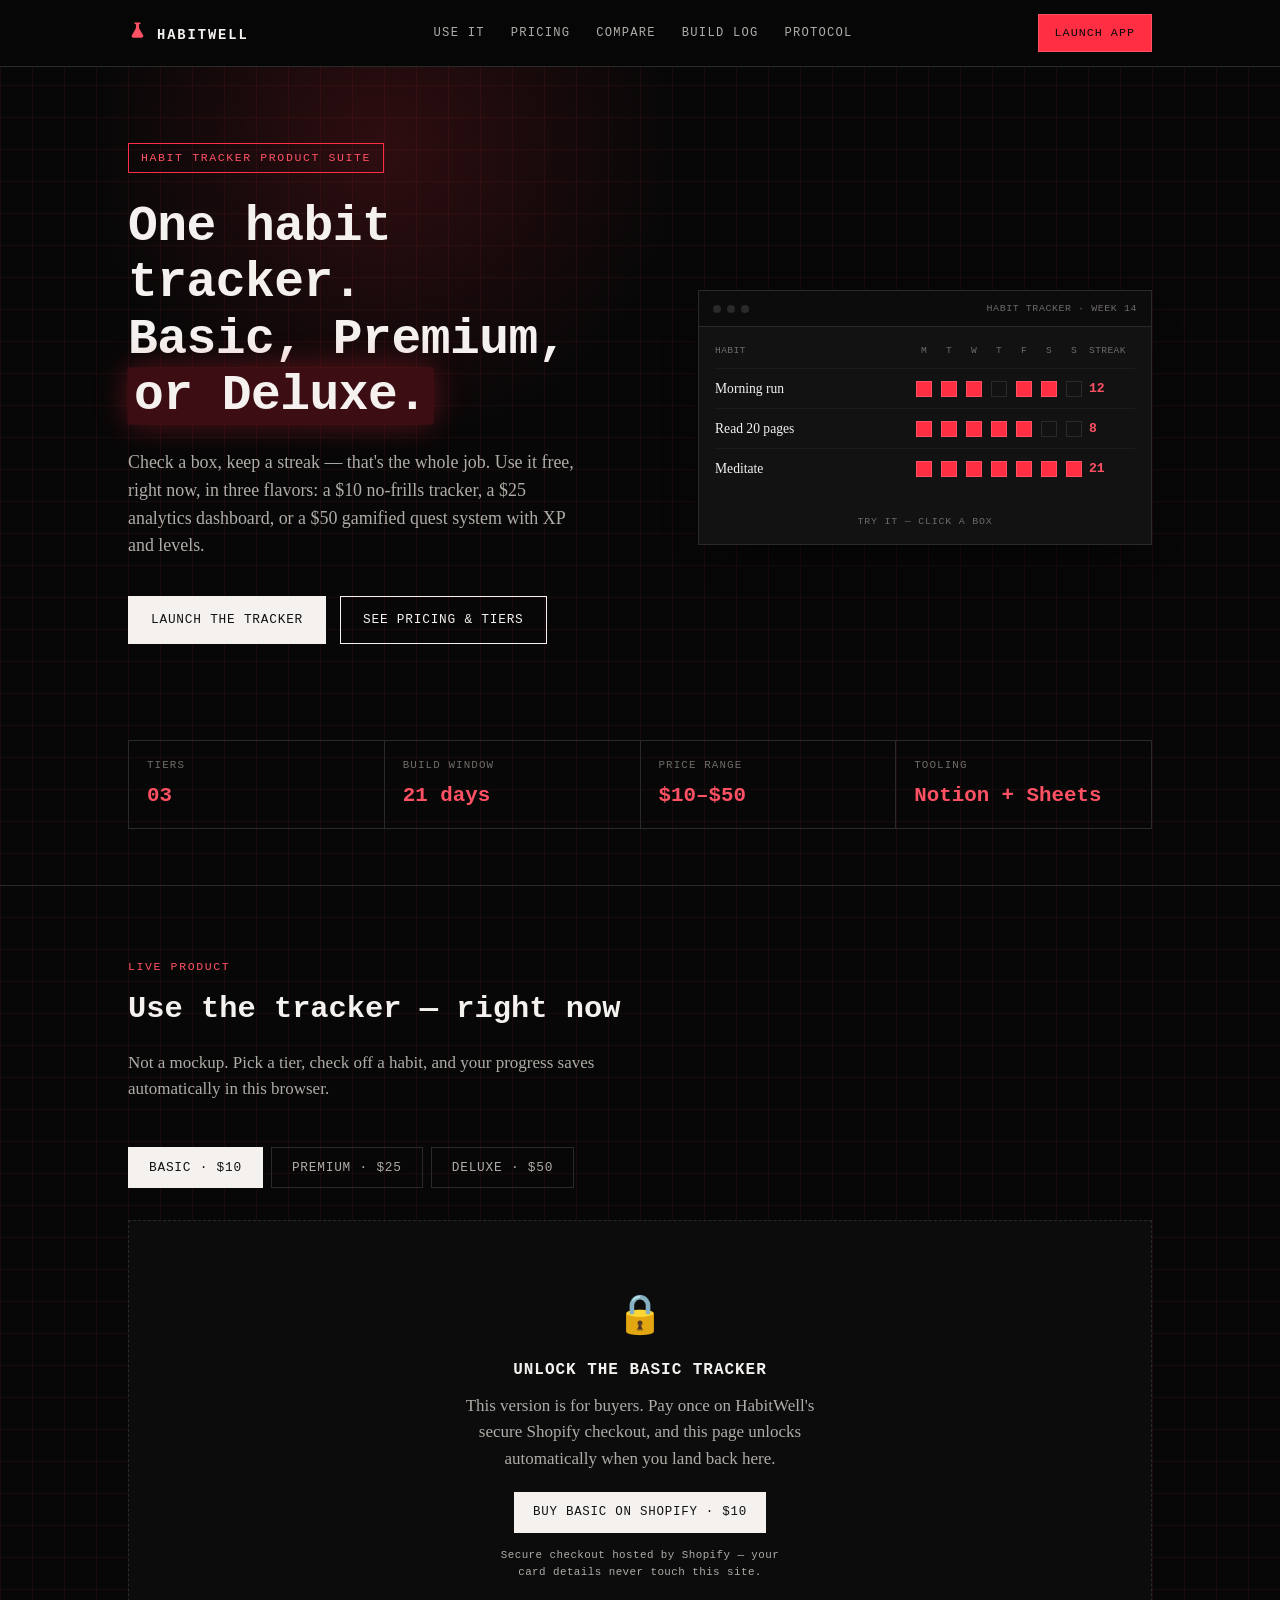
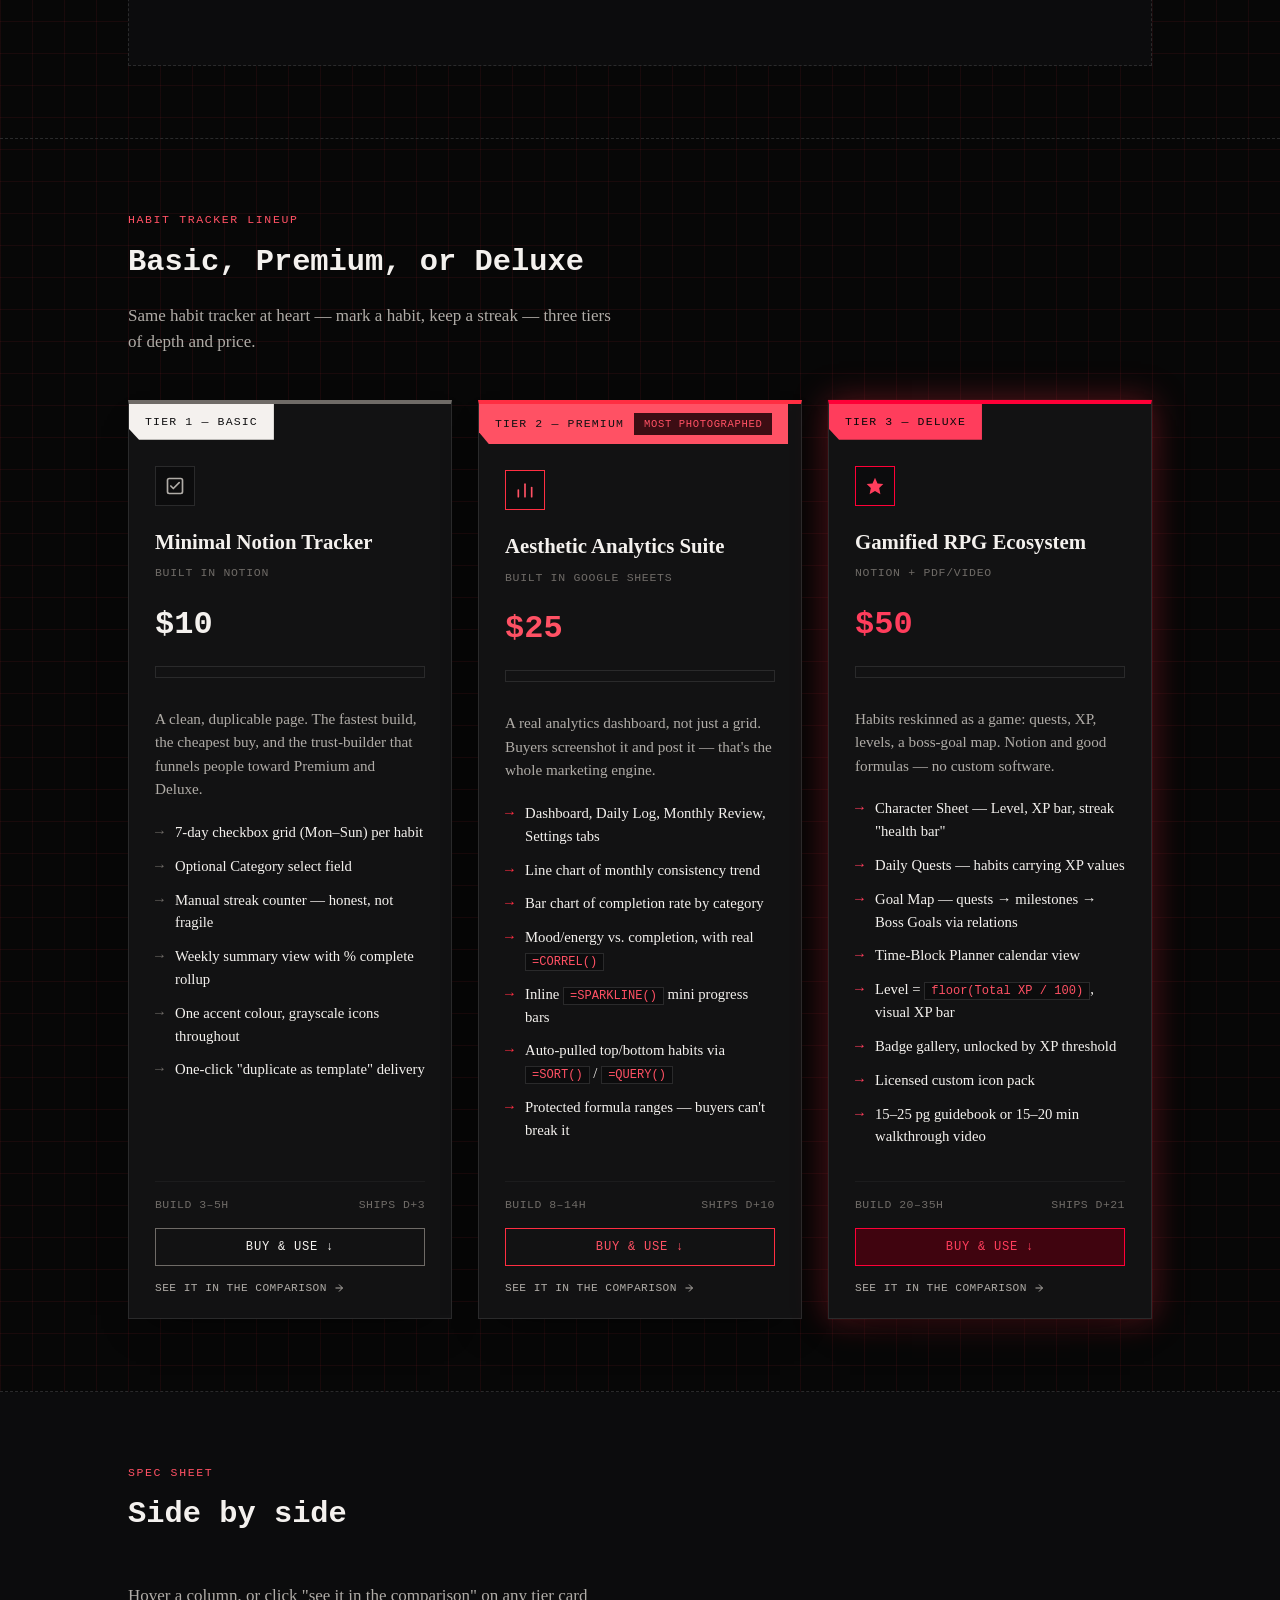
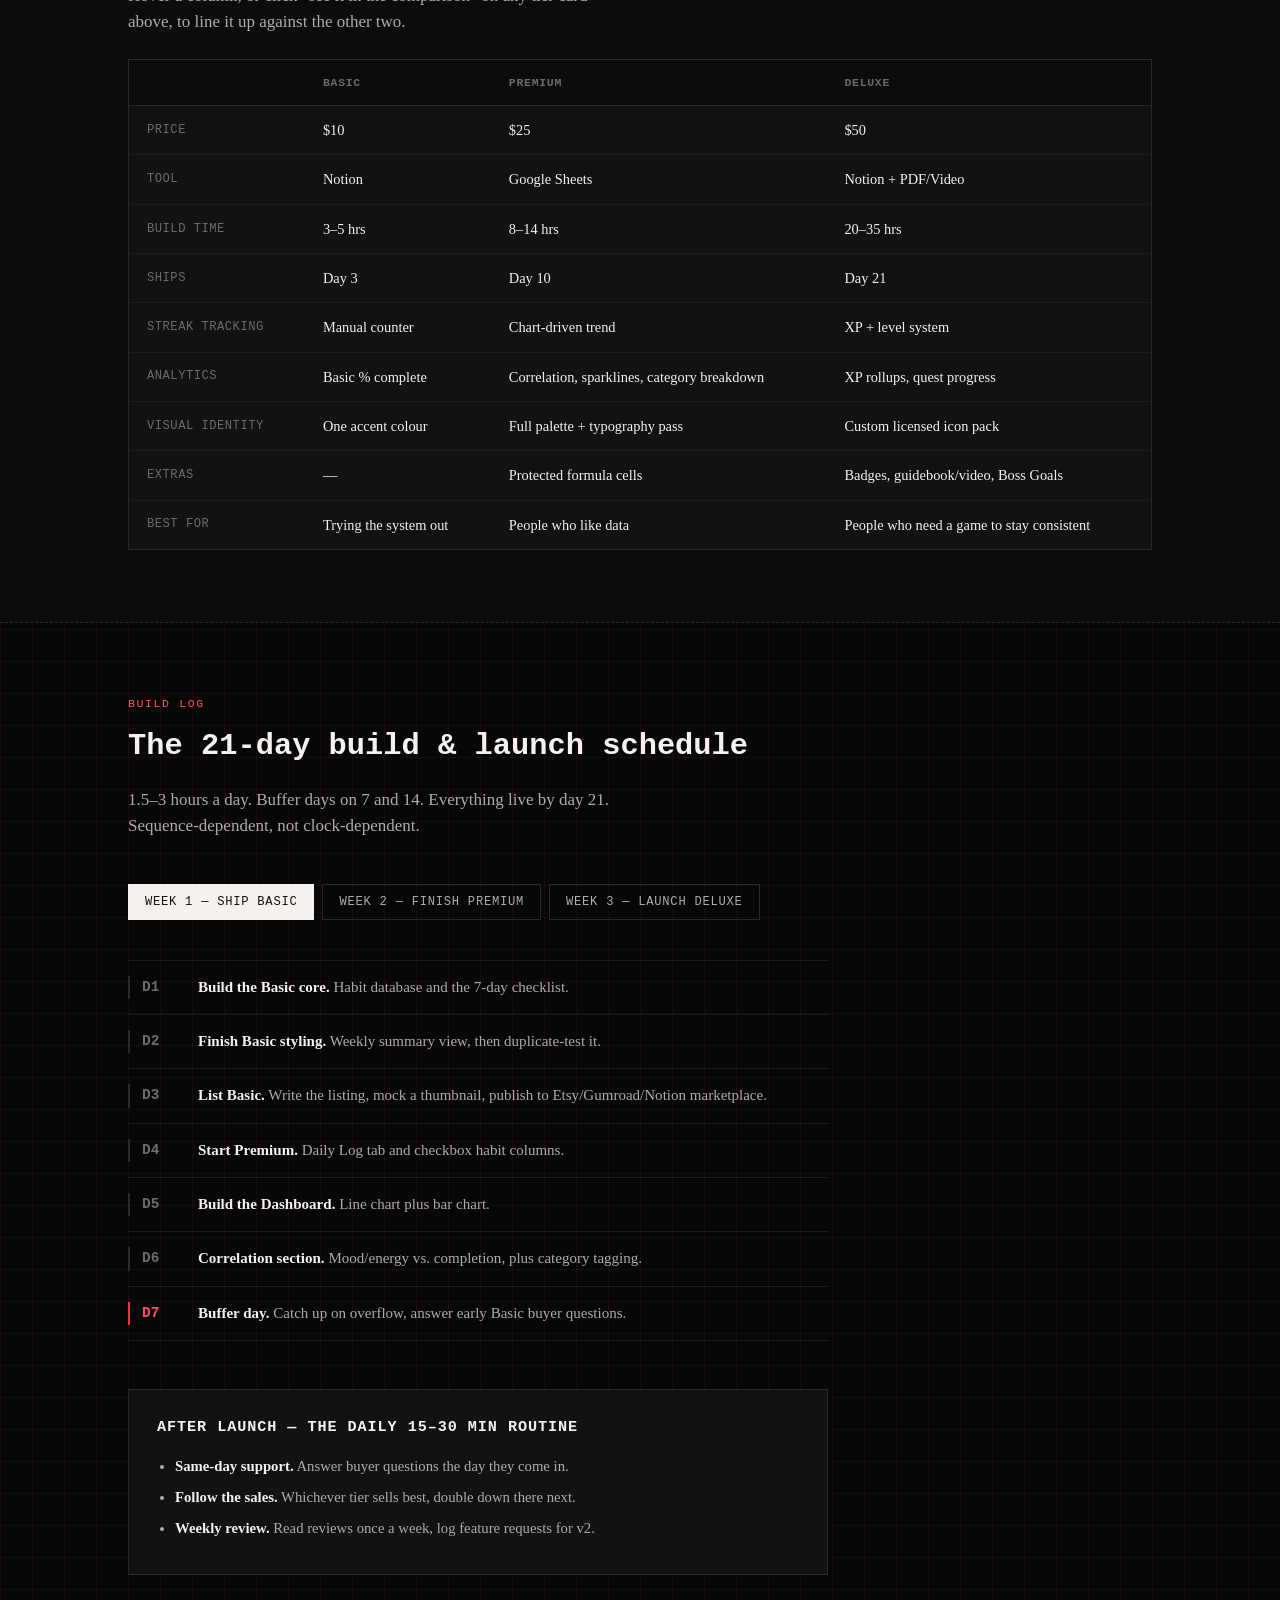
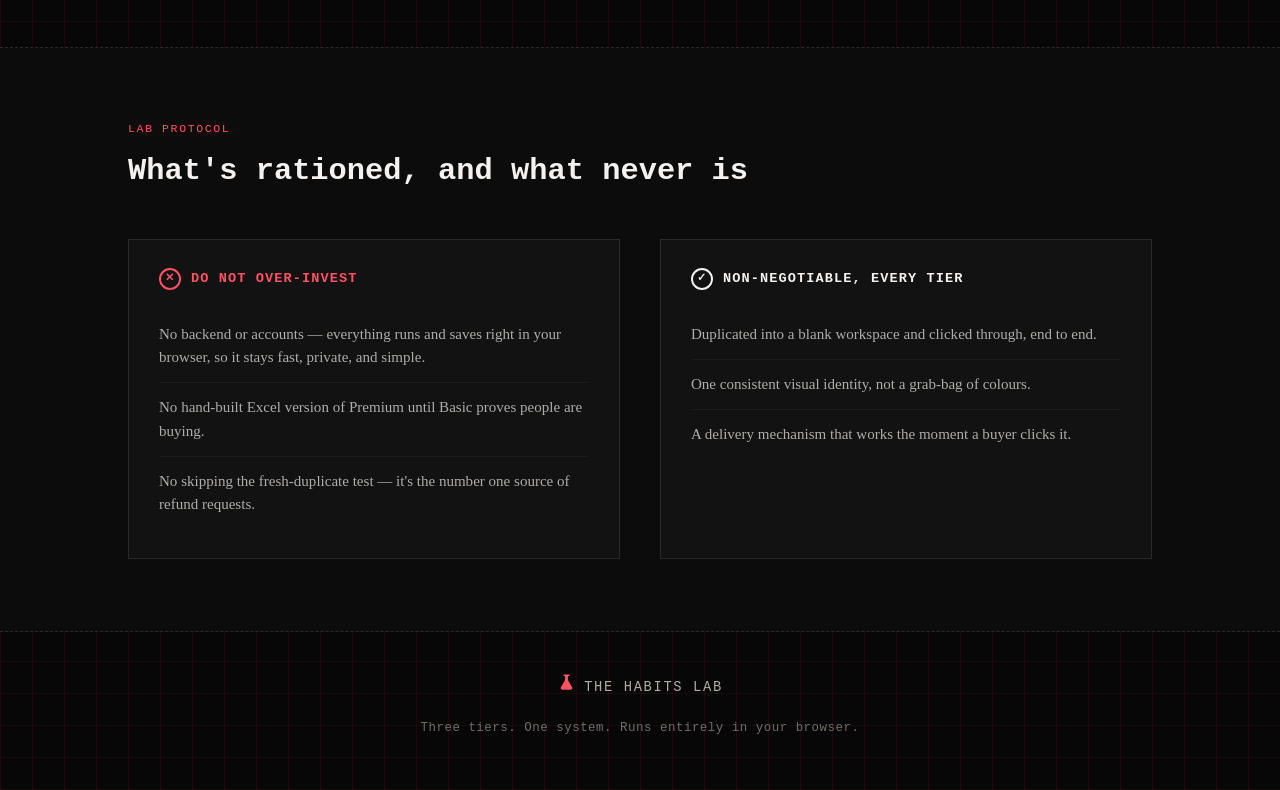
<file: index.html>
<!DOCTYPE html>
<html lang="en">
<head>
<meta charset="UTF-8">
<meta name="viewport" content="width=device-width, initial-scale=1.0">
<title>HabitWell — Habit Tracker: Basic, Premium &amp; Deluxe</title>
<meta name="description" content="HabitWell habit tracker, in three tiers: a $10 no-frills checklist, a $25 analytics dashboard, and a $50 gamified Deluxe system. Try it free, unlock with a real purchase.">
<link rel="icon" href="data:image/svg+xml,<svg xmlns=%22http://www.w3.org/2000/svg%22 viewBox=%220 0 24 24%22><rect width=%2224%22 height=%2224%22 rx=%224%22 fill=%22%23070707%22/><path fill=%22%23ff2e42%22 d=%22M9 3a1 1 0 1 0 0 2h1v5.28L4.9 19.2A2 2 0 0 0 6.6 22.3h10.8a2 2 0 0 0 1.7-3.1L14 10.28V5h1a1 1 0 1 0 0-2H9z%22/></svg>">
<style>

  :root {
    --paper: #070707;
    --paper-raised: #121213;
    --paper-alt: #0c0c0d;
    --ink: #f4f1ee;
    --ink-soft: #b0aca7;
    --ink-faint: #6f6b67;
    --line: #2a2a2b;
    --line-soft: #1c1c1d;
    --accent: #ff2e42;
    --accent-strong: #ff5164;
    --accent-ink: #0a0a0a;
    --accent-tint: #3c0d13;
    --gold: #ff0037;
    --gold-strong: #ff3d5c;
    --gold-tint: #40040f;
    --verify: #f4f1ee;
    --glow: 0 0 1px rgba(255, 46, 66, 0.4), 0 0 32px rgba(255, 46, 66, 0.35);
    --glow-strong: 0 0 1px rgba(255, 61, 92, 0.6), 0 0 46px rgba(255, 20, 50, 0.55);
    --shadow: 0 18px 40px -22px rgba(0, 0, 0, 0.8);
    --shadow-hover: 0 26px 50px -18px rgba(0, 0, 0, 0.85);
    --grid-line: rgba(255, 46, 66, 0.075);
    --maxw: 1080px;
    --mono: ui-monospace, "SF Mono", "IBM Plex Mono", "Cascadia Mono", Menlo, Consolas, monospace;
    --serif: Georgia, "Iowan Old Style", "Palatino Linotype", "Book Antiqua", "PT Serif", serif;
  }

  /* Deliberately single-theme: the black/red identity holds regardless of the
     viewer's OS preference or theme toggle. */
  @media (prefers-color-scheme: light) { :root { color-scheme: dark; } }
  :root[data-theme="light"], :root[data-theme="dark"] { color-scheme: dark; }

  * { box-sizing: border-box; }
  html { scroll-behavior: smooth; }
  @media (prefers-reduced-motion: reduce) {
    html { scroll-behavior: auto; }
    * { animation-duration: 0.001ms !important; transition-duration: 0.001ms !important; }
  }

  body {
    margin: 0;
    background:
      repeating-linear-gradient(0deg, var(--grid-line) 0 1px, transparent 1px 32px),
      repeating-linear-gradient(90deg, var(--grid-line) 0 1px, transparent 1px 32px),
      var(--paper);
    color: var(--ink);
    font-family: var(--serif);
    line-height: 1.55;
    font-size: 17px;
  }

  .wrap { max-width: var(--maxw); margin: 0 auto; padding: 0 28px; }
  a { color: inherit; }

  .mono {
    font-family: var(--mono);
    text-transform: uppercase;
    letter-spacing: 0.08em;
  }

  code {
    font-family: var(--mono);
    background: var(--paper-alt);
    border: 1px solid var(--line);
    padding: 1px 6px;
    font-size: 0.82em;
    color: var(--accent-strong);
  }

  ::selection { background: var(--accent-tint); color: var(--ink); }

  /* ---------- Header ---------- */
  .site-header {
    position: sticky;
    top: 0;
    z-index: 50;
    background: color-mix(in srgb, var(--paper) 88%, transparent);
    backdrop-filter: blur(6px);
    border-bottom: 1px solid var(--line);
  }
  .header-inner {
    display: flex;
    align-items: center;
    justify-content: space-between;
    height: 66px;
    gap: 20px;
  }
  .brand {
    display: flex;
    align-items: baseline;
    gap: 10px;
    text-decoration: none;
    font-weight: 700;
  }
  .brand-mark { display: inline-flex; color: var(--accent-strong); }
  .brand-mark svg { width: 19px; height: 19px; }
  .brand-text { font-family: var(--mono); font-size: 0.86rem; letter-spacing: 0.14em; }

  .main-nav { display: flex; gap: 26px; }
  .main-nav a {
    font-family: var(--mono);
    text-decoration: none;
    color: var(--ink-soft);
    font-size: 0.76rem;
    letter-spacing: 0.1em;
    text-transform: uppercase;
    transition: color 0.15s ease;
  }
  .main-nav a:hover { color: var(--accent-strong); }

  .nav-cta {
    text-decoration: none;
    font-family: var(--mono);
    font-size: 0.74rem;
    letter-spacing: 0.08em;
    text-transform: uppercase;
    background: var(--accent);
    color: var(--accent-ink);
    padding: 9px 16px;
    white-space: nowrap;
    border: 1px solid var(--accent-strong);
    transition: background-color 0.15s ease, box-shadow 0.15s ease;
  }
  .nav-cta:hover { background: var(--accent-strong); box-shadow: var(--glow); }

  @media (max-width: 760px) { .main-nav { display: none; } }

  /* ---------- Hero ---------- */
  .hero { position: relative; padding: 76px 0 56px; border-bottom: 1px solid var(--line); overflow: hidden; }
  .hero::before {
    content: "";
    position: absolute;
    inset: 0;
    z-index: 0;
    pointer-events: none;
    background: radial-gradient(420px circle at var(--mx, 30%) var(--my, 10%), rgba(255, 46, 66, 0.16), transparent 70%);
  }
  .hero > .wrap { position: relative; z-index: 1; }
  .hero-grid { display: grid; grid-template-columns: 1.15fr 1fr; gap: 48px; align-items: center; margin-bottom: 48px; }
  @media (max-width: 900px) { .hero-grid { grid-template-columns: 1fr; } }
  .hero-tag {
    display: inline-block;
    font-family: var(--mono);
    font-size: 0.72rem;
    letter-spacing: 0.14em;
    text-transform: uppercase;
    color: var(--accent-strong);
    border: 1px solid var(--accent);
    padding: 5px 12px;
    margin-bottom: 26px;
  }
  .hero h1 {
    font-family: var(--mono);
    font-weight: 700;
    font-size: clamp(2rem, 4.4vw, 3.1rem);
    line-height: 1.14;
    letter-spacing: -0.01em;
    text-wrap: balance;
    max-width: 15ch;
    margin: 0 0 24px;
  }
  .hero h1 em {
    font-style: normal;
    background: var(--accent-tint);
    box-shadow: var(--glow);
    padding: 0 6px;
    box-decoration-break: clone;
    -webkit-box-decoration-break: clone;
  }
  .hero-sub {
    font-size: 1.12rem;
    color: var(--ink-soft);
    max-width: 52ch;
    margin: 0 0 36px;
  }
  .hero-actions { display: flex; gap: 14px; flex-wrap: wrap; margin-bottom: 48px; }
  .btn {
    font-family: var(--mono);
    text-decoration: none;
    font-size: 0.8rem;
    letter-spacing: 0.06em;
    text-transform: uppercase;
    padding: 13px 22px;
    display: inline-block;
    border: 1px solid var(--ink);
    transition: transform 0.12s ease, background 0.12s ease, color 0.12s ease;
  }
  .btn:hover { transform: translateY(-2px); }
  .btn-primary { background: var(--ink); color: var(--paper-raised); }
  .btn-primary:hover { background: var(--accent-strong); border-color: var(--accent-strong); color: var(--accent-ink); box-shadow: var(--glow); }
  .btn-ghost { background: transparent; color: var(--ink); }
  .btn-ghost:hover { border-color: var(--accent); color: var(--accent-strong); box-shadow: var(--glow); }

  .spec-sheet {
    display: grid;
    grid-template-columns: repeat(4, 1fr);
    border-top: 1px solid var(--line);
    border-left: 1px solid var(--line);
  }
  .spec-cell {
    border-right: 1px solid var(--line);
    border-bottom: 1px solid var(--line);
    padding: 16px 18px;
  }
  .spec-k {
    display: block;
    font-family: var(--mono);
    font-size: 0.68rem;
    letter-spacing: 0.1em;
    color: var(--ink-faint);
    text-transform: uppercase;
    margin-bottom: 6px;
  }
  .spec-v {
    font-family: var(--mono);
    font-size: 1.3rem;
    font-weight: 700;
    font-variant-numeric: tabular-nums;
    color: var(--accent-strong);
  }
  @media (max-width: 640px) { .spec-sheet { grid-template-columns: repeat(2, 1fr); } }

  /* ---------- Hero habit-tracker mockup ---------- */
  .tracker-preview {
    border: 1px solid var(--line);
    background: var(--paper-raised);
    box-shadow: var(--shadow);
  }
  .preview-bar {
    display: flex;
    align-items: center;
    gap: 6px;
    padding: 10px 14px;
    border-bottom: 1px solid var(--line);
    background: var(--paper-alt);
  }
  .preview-bar i { width: 8px; height: 8px; border-radius: 50%; background: var(--line); display: inline-block; }
  .preview-bar-title {
    margin-left: auto;
    font-family: var(--mono);
    font-size: 0.62rem;
    letter-spacing: 0.06em;
    color: var(--ink-faint);
  }
  .preview-body { padding: 8px 16px 16px; }
  .preview-row {
    display: grid;
    grid-template-columns: 1.3fr repeat(7, 20px) 46px;
    align-items: center;
    gap: 5px;
    padding: 9px 0;
    border-bottom: 1px solid var(--line-soft);
  }
  .preview-row:last-child { border-bottom: none; }
  .preview-head {
    font-family: var(--mono);
    font-size: 0.6rem;
    letter-spacing: 0.04em;
    color: var(--ink-faint);
    text-transform: uppercase;
  }
  .preview-head span { text-align: center; }
  .preview-head span:first-child, .preview-head span:last-child { text-align: left; }
  .preview-habit { font-size: 0.85rem; }
  .chk {
    appearance: none;
    -webkit-appearance: none;
    width: 16px;
    height: 16px;
    border: 1px solid var(--line);
    border-radius: 0;
    justify-self: center;
    display: inline-block;
    padding: 0;
    margin: 0;
    background: transparent;
    cursor: pointer;
    transition: background-color 0.12s ease, border-color 0.12s ease, transform 0.08s ease;
  }
  .chk:hover { border-color: var(--accent); transform: scale(1.15); }
  .chk:focus-visible { outline: 2px solid var(--accent); outline-offset: 2px; }
  .chk.on { background: var(--accent); border-color: var(--accent-strong); }
  .preview-streak {
    font-family: var(--mono);
    font-variant-numeric: tabular-nums;
    font-weight: 700;
    font-size: 0.82rem;
    color: var(--accent-strong);
    transition: color 0.15s ease;
  }
  .preview-streak.bump { color: var(--ink); text-shadow: 0 0 12px rgba(255, 46, 66, 0.9); }
  .preview-hint {
    text-align: center;
    font-size: 0.62rem;
    letter-spacing: 0.08em;
    color: var(--ink-faint);
    padding: 10px 0 14px;
  }

  /* ---------- Sections ---------- */
  .section { padding: 72px 0; border-bottom: 1px dashed var(--line); }
  .section-alt { background: var(--paper-alt); }
  .section-head { margin-bottom: 44px; }
  .section-kicker {
    font-family: var(--mono);
    font-size: 0.72rem;
    letter-spacing: 0.14em;
    text-transform: uppercase;
    color: var(--accent-strong);
    display: block;
    margin-bottom: 10px;
  }
  .section-title {
    font-family: var(--mono);
    font-weight: 700;
    font-size: clamp(1.4rem, 2.6vw, 1.9rem);
    margin: 0 0 12px;
    text-wrap: balance;
  }
  .section-sub { color: var(--ink-soft); max-width: 58ch; }

  /* ---------- Tier cards ---------- */
  .tier-grid {
    display: grid;
    grid-template-columns: repeat(3, 1fr);
    gap: 26px;
    perspective: 1200px;
  }
  @media (max-width: 940px) { .tier-grid { grid-template-columns: 1fr; } }

  .tier-card {
    position: relative;
    background: var(--paper-raised);
    border: 1px solid var(--line);
    border-top: 4px solid var(--ink-faint);
    box-shadow: var(--shadow);
    display: flex;
    flex-direction: column;
    animation: card-in 0.5s ease both;
    transition: transform 0.15s ease-out, box-shadow 0.22s ease, border-color 0.22s ease, opacity 0.2s ease, filter 0.2s ease;
    will-change: transform;
  }
  .tier-card:hover { transform: translateY(-6px); box-shadow: var(--shadow-hover); }
  .tier-card.tier-premium { border-top-color: var(--accent); }
  .tier-card.tier-deluxe { border-top-color: var(--gold); box-shadow: var(--shadow), var(--glow); }
  .tier-card.tier-deluxe:hover { box-shadow: var(--shadow-hover), var(--glow-strong); }
  .tier-card.locked-out { opacity: 0.6; filter: grayscale(0.5); }
  .tier-card.locked-out:hover { transform: none; }
  .tier-card.owned-active { border-top-color: var(--accent-strong); box-shadow: var(--shadow), var(--glow); }
  .tier-card.upgrade-available { border-top-color: var(--gold); }

  .plan-badge {
    display: inline-block;
    font-family: var(--mono);
    font-size: 0.64rem;
    letter-spacing: 0.06em;
    text-transform: uppercase;
    padding: 5px 10px;
    border: 1px solid var(--line);
    margin-bottom: 14px;
  }
  .plan-badge.active { background: var(--accent); border-color: var(--accent-strong); color: var(--accent-ink); box-shadow: var(--glow); }
  .plan-badge.locked { background: var(--paper-alt); border-color: var(--line); color: var(--ink-faint); }
  .plan-badge.upgrade { background: var(--gold-tint); border-color: var(--gold); color: var(--gold-strong); }
  .tier-card:nth-child(1) { animation-delay: 0s; }
  .tier-card:nth-child(2) { animation-delay: 0.08s; }
  .tier-card:nth-child(3) { animation-delay: 0.16s; }
  @keyframes card-in {
    from { opacity: 0; transform: translateY(14px); }
    to { opacity: 1; transform: translateY(0); }
  }
  @media (prefers-reduced-motion: reduce) { .tier-card { transition: none; } }

  .tier-tag {
    font-family: var(--mono);
    font-size: 0.72rem;
    letter-spacing: 0.1em;
    text-transform: uppercase;
    color: var(--paper-raised);
    background: var(--ink);
    padding: 9px 16px;
    align-self: flex-start;
    clip-path: polygon(0 0, 100% 0, 100% 100%, 10px 100%, 0 70%);
  }
  .tier-card.tier-premium .tier-tag { background: var(--accent-strong); }
  .tier-card.tier-deluxe .tier-tag { background: var(--gold-strong); color: var(--accent-ink); }
  .featured-badge {
    display: inline-block;
    font-family: var(--mono);
    font-size: 0.66rem;
    letter-spacing: 0.06em;
    text-transform: uppercase;
    color: var(--accent-strong);
    background: var(--accent-tint);
    padding: 3px 10px;
    margin-left: 10px;
  }

  .tier-body { padding: 26px 26px 24px; display: flex; flex-direction: column; flex-grow: 1; }

  .tier-icon {
    width: 40px;
    height: 40px;
    display: flex;
    align-items: center;
    justify-content: center;
    border: 1px solid var(--line);
    background: var(--paper-alt);
    color: var(--ink-soft);
    margin-bottom: 16px;
  }
  .tier-icon svg { width: 20px; height: 20px; stroke: currentColor; fill: none; stroke-width: 2; stroke-linecap: round; stroke-linejoin: round; }
  .tier-card.tier-premium .tier-icon { color: var(--accent-strong); border-color: var(--accent); }
  .tier-card.tier-deluxe .tier-icon { color: var(--gold-strong); border-color: var(--gold); }
  .tier-card.tier-deluxe .tier-icon svg { fill: currentColor; stroke: none; }

  .tier-name { font-size: 1.3rem; font-weight: 700; margin: 4px 0 6px; }
  .tier-tool { font-family: var(--mono); font-size: 0.72rem; letter-spacing: 0.06em; color: var(--ink-faint); text-transform: uppercase; margin-bottom: 18px; }

  .tier-price {
    font-family: var(--mono);
    font-size: 2rem;
    font-weight: 700;
    font-variant-numeric: tabular-nums;
    color: var(--accent-strong);
    margin-bottom: 16px;
  }
  .tier-card.tier-basic .tier-price { color: var(--ink); }
  .tier-card.tier-deluxe .tier-price { color: var(--gold-strong); }
  .tier-price span { color: var(--ink-faint); font-weight: 400; font-size: 1.1rem; margin: 0 3px; }

  .tier-desc { color: var(--ink-soft); font-size: 0.95rem; margin-bottom: 20px; }

  .tier-features { list-style: none; margin: 0 0 22px; padding: 0; flex-grow: 1; }
  .tier-features li {
    position: relative;
    padding-left: 20px;
    margin-bottom: 11px;
    font-size: 0.92rem;
  }
  .tier-features li::before {
    content: "\2192";
    position: absolute;
    left: 0;
    color: var(--accent);
    font-family: var(--mono);
  }
  .tier-card.tier-basic .tier-features li::before { color: var(--ink-faint); }
  .tier-card.tier-deluxe .tier-features li::before { color: var(--gold-strong); }

  .tier-meta {
    display: flex;
    justify-content: space-between;
    font-family: var(--mono);
    font-size: 0.72rem;
    letter-spacing: 0.04em;
    color: var(--ink-faint);
    border-top: 1px solid var(--line-soft);
    padding-top: 14px;
    text-transform: uppercase;
    margin-bottom: 14px;
  }

  .tier-demo-btn {
    display: block;
    width: 100%;
    text-align: center;
    text-decoration: none;
    font-family: var(--mono);
    font-size: 0.76rem;
    letter-spacing: 0.06em;
    text-transform: uppercase;
    color: var(--ink);
    background: transparent;
    border: 1px solid var(--ink);
    padding: 11px 16px;
    margin-bottom: 16px;
    cursor: pointer;
    transition: background-color 0.15s ease, color 0.15s ease, box-shadow 0.15s ease, transform 0.12s ease;
  }
  .tier-demo-btn:focus-visible { outline: 2px solid var(--accent); outline-offset: 2px; }
  .tier-demo-btn:hover { background: var(--accent-strong); border-color: var(--accent-strong); color: var(--accent-ink); box-shadow: var(--glow); transform: translateY(-1px); }
  .tier-card.tier-basic .tier-demo-btn { border-color: var(--ink-faint); }
  .tier-card.tier-premium .tier-demo-btn { border-color: var(--accent); color: var(--accent-strong); }
  .tier-card.tier-premium .tier-demo-btn:hover { color: var(--accent-ink); }
  .tier-card.tier-deluxe .tier-demo-btn { border-color: var(--gold); color: var(--gold-strong); background: var(--gold-tint); }
  .tier-card.tier-deluxe .tier-demo-btn:hover { background: var(--gold-strong); color: var(--accent-ink); box-shadow: var(--glow-strong); }
  .tier-demo-btn:disabled { cursor: not-allowed; opacity: 0.5; transform: none !important; box-shadow: none !important; }
  .tier-demo-btn:disabled:hover { background: transparent; color: var(--ink); }
  .tier-card.tier-basic .tier-demo-btn:disabled:hover { color: var(--ink); }
  .tier-card.tier-premium .tier-demo-btn:disabled:hover { color: var(--accent-strong); background: transparent; }
  .tier-card.tier-deluxe .tier-demo-btn:disabled:hover { background: var(--gold-tint); color: var(--gold-strong); box-shadow: none; }

  .tier-gate.blocked { border-color: var(--ink-faint); }
  .tier-gate.upgrade { border-color: var(--gold); }

  .tier-compare-link {
    display: inline-flex;
    align-items: center;
    gap: 6px;
    font-family: var(--mono);
    font-size: 0.7rem;
    letter-spacing: 0.04em;
    text-transform: uppercase;
    color: var(--ink-soft);
    text-decoration: none;
    background: none;
    border: none;
    padding: 0;
    cursor: pointer;
  }
  .tier-compare-link:hover { color: var(--accent-strong); }
  .tier-compare-link svg { width: 12px; height: 12px; stroke: currentColor; fill: none; stroke-width: 2; transition: transform 0.15s ease; }
  .tier-compare-link:hover svg { transform: translateX(3px); }

  /* ---------- Compare table ---------- */
  .table-scroll { overflow-x: auto; border: 1px solid var(--line); background: var(--paper-raised); }
  .compare-table { width: 100%; border-collapse: collapse; min-width: 640px; }
  .compare-table th, .compare-table td {
    text-align: left;
    padding: 13px 18px;
    border-bottom: 1px solid var(--line-soft);
    font-size: 0.9rem;
    transition: background-color 0.2s ease;
  }
  .compare-table td.col-hover, .compare-table th.col-hover { background: var(--accent-tint); }
  .compare-table thead th {
    font-family: var(--mono);
    font-size: 0.72rem;
    letter-spacing: 0.06em;
    text-transform: uppercase;
    color: var(--ink-faint);
    background: var(--paper-alt);
    border-bottom: 1px solid var(--line);
  }
  .compare-table td:first-child, .compare-table th:first-child {
    font-family: var(--mono);
    font-size: 0.76rem;
    letter-spacing: 0.04em;
    text-transform: uppercase;
    color: var(--ink-faint);
    white-space: nowrap;
  }
  .compare-table tbody tr:last-child td { border-bottom: none; }
  .compare-table td.num { font-variant-numeric: tabular-nums; }

  /* ---------- Build log ---------- */
  .week-tabs { display: flex; gap: 8px; flex-wrap: wrap; margin-bottom: 40px; }
  .week-tab {
    font-family: var(--mono);
    cursor: pointer;
    background: transparent;
    border: 1px solid var(--line);
    color: var(--ink-soft);
    font-size: 0.76rem;
    letter-spacing: 0.06em;
    text-transform: uppercase;
    padding: 10px 16px;
    transition: all 0.15s ease;
  }
  .week-tab:hover { border-color: var(--accent); color: var(--accent-strong); }
  .week-tab.active { background: var(--ink); border-color: var(--ink); color: var(--paper-raised); }

  .day-list { display: none; list-style: none; margin: 0; padding: 0; max-width: 700px; }
  .day-list.active { display: block; }
  .day-list li {
    display: grid;
    grid-template-columns: 52px 1fr;
    gap: 18px;
    padding: 15px 0;
    border-bottom: 1px solid var(--line-soft);
  }
  .day-list li:first-child { border-top: 1px solid var(--line-soft); }
  .day-num {
    font-family: var(--mono);
    font-weight: 700;
    font-size: 0.9rem;
    color: var(--ink-faint);
    padding-left: 12px;
    border-left: 2px solid var(--line);
  }
  .day-list li.buffer .day-num { color: var(--accent-strong); border-left-color: var(--accent); }
  .day-list li div:last-child { color: var(--ink-soft); font-size: 0.94rem; }
  .day-list li strong { color: var(--ink); font-weight: 700; }

  .log-note {
    max-width: 700px;
    margin: 48px 0 0;
    border: 1px solid var(--line);
    background: var(--paper-raised);
    padding: 26px 28px;
  }
  .log-note h3 { font-family: var(--mono); font-size: 0.95rem; text-transform: uppercase; letter-spacing: 0.06em; margin: 0 0 16px; }
  .log-note ul { padding-left: 18px; margin: 0; color: var(--ink-soft); font-size: 0.92rem; }
  .log-note li { margin-bottom: 8px; }
  .log-note strong { color: var(--ink); }

  /* ---------- Protocol / philosophy ---------- */
  .protocol-grid { display: grid; grid-template-columns: 1fr 1fr; gap: 40px; }
  @media (max-width: 800px) { .protocol-grid { grid-template-columns: 1fr; } }
  .protocol-card { border: 1px solid var(--line); background: var(--paper-raised); padding: 28px 30px; }
  .protocol-card h3 {
    font-family: var(--mono);
    font-size: 0.85rem;
    letter-spacing: 0.08em;
    text-transform: uppercase;
    margin: 0 0 20px;
    display: flex;
    align-items: center;
    gap: 10px;
  }
  .stamp { display: inline-flex; align-items: center; justify-content: center; width: 22px; height: 22px; border: 2px solid currentColor; border-radius: 50%; font-size: 0.7rem; font-weight: 700; }
  .protocol-card.no h3 { color: var(--accent-strong); }
  .protocol-card.yes h3 { color: var(--verify); }
  .protocol-card ul { list-style: none; margin: 0; padding: 0; }
  .protocol-card li { padding: 13px 0; border-bottom: 1px solid var(--line-soft); color: var(--ink-soft); font-size: 0.94rem; }
  .protocol-card li:last-child { border-bottom: none; }

  /* ---------- Footer ---------- */
  .site-footer { padding: 40px 0; }
  .footer-inner {
    display: flex;
    flex-direction: column;
    align-items: center;
    gap: 8px;
    text-align: center;
    color: var(--ink-faint);
    font-family: var(--mono);
    font-size: 0.78rem;
    letter-spacing: 0.04em;
  }
  .footer-inner .brand-text { color: var(--ink-soft); letter-spacing: 0.12em; }

  /* ---------- Scroll progress ---------- */
  .scroll-bar {
    position: fixed;
    top: 0;
    left: 0;
    height: 3px;
    width: 0%;
    background: linear-gradient(90deg, var(--accent-strong), var(--accent));
    box-shadow: 0 0 10px rgba(255, 46, 66, 0.7);
    z-index: 200;
  }
  @media (prefers-reduced-motion: reduce) { .scroll-bar { transition: none; } }

  /* ---------- Perfect-week flash ---------- */
  @keyframes row-flash {
    0% { background-color: transparent; }
    25% { background-color: var(--accent-tint); box-shadow: inset 0 0 24px rgba(255, 46, 66, 0.5); }
    100% { background-color: transparent; box-shadow: none; }
  }
  .preview-row.flash { animation: row-flash 0.9s ease; }

  /* ---------- Accessibility utilities ---------- */
  .visually-hidden { position: absolute; width: 1px; height: 1px; padding: 0; margin: -1px; overflow: hidden; clip: rect(0,0,0,0); white-space: nowrap; border: 0; }
  .skip-link { position: absolute; left: -9999px; top: 0; background: var(--ink); color: var(--paper-raised); font-family: var(--mono); font-size: 0.8rem; letter-spacing: 0.06em; text-transform: uppercase; padding: 12px 18px; z-index: 1000; text-decoration: none; }
  .skip-link:focus { left: 12px; top: 12px; }

  /* ---------- App switcher (live product) ---------- */
  .app-tabs { display: flex; gap: 8px; flex-wrap: wrap; margin-bottom: 32px; }
  .app-tab { font-family: var(--mono); cursor: pointer; background: transparent; border: 1px solid var(--line); color: var(--ink-soft); font-size: 0.8rem; letter-spacing: 0.06em; text-transform: uppercase; padding: 12px 20px; transition: all 0.15s ease; }
  .app-tab:hover { border-color: var(--accent); color: var(--accent-strong); }
  .app-tab:focus-visible { outline: 2px solid var(--accent); outline-offset: 2px; }
  .app-tab.active { background: var(--ink); border-color: var(--ink); color: var(--paper-raised); }
  .app-tab[data-app="deluxe"].active { background: var(--gold-strong); border-color: var(--gold-strong); color: var(--accent-ink); }
  .app-panel { display: none; }
  .app-panel.active { display: block; }

  .tier-gate { text-align: center; padding: 64px 24px; border: 1px dashed var(--line); background: var(--paper-alt); }
  .tier-gate.hidden { display: none; }
  .tier-gate-icon { font-size: 2.4rem; margin-bottom: 14px; }
  .tier-gate h3 { font-family: var(--mono); text-transform: uppercase; letter-spacing: 0.06em; font-size: 1rem; margin: 0 0 10px; color: var(--ink); }
  .tier-gate p { color: var(--ink-soft); max-width: 46ch; margin: 0 auto 20px; }
  .tier-gate .app-btn { margin-bottom: 14px; }
  .tier-gate .hint { padding-top: 0; }
  .tier-content { display: none; }
  .tier-content.unlocked { display: block; }
  #app-panel-deluxe .tier-gate { border-color: var(--gold); }
  #app-panel-premium .tier-gate { border-color: var(--accent); }

  /* Shared panel components (used by all three trackers) */
  .panel { background: var(--paper-raised); border: 1px solid var(--line); box-shadow: var(--shadow); margin-bottom: 24px; }
  .panel.gilded { border-top: 3px solid var(--gold); box-shadow: var(--shadow), var(--glow-strong); }
  .panel-head { padding: 16px 20px; border-bottom: 1px solid var(--line); display: flex; align-items: center; justify-content: space-between; gap: 12px; flex-wrap: wrap; }
  .panel-head h3 { font-family: var(--mono); font-size: 0.8rem; letter-spacing: 0.08em; text-transform: uppercase; margin: 0; color: var(--ink-soft); }
  .panel-body { padding: 20px; }

  .stat-row { display: grid; grid-template-columns: repeat(auto-fit, minmax(130px,1fr)); gap: 1px; background: var(--line); }
  .stat-cell { background: var(--paper-raised); padding: 14px 16px; }
  .stat-k { display: block; font-family: var(--mono); font-size: 0.6rem; letter-spacing: 0.08em; color: var(--ink-faint); text-transform: uppercase; margin-bottom: 4px; }
  .stat-v { font-family: var(--mono); font-size: 1.35rem; font-weight: 700; color: var(--accent-strong); font-variant-numeric: tabular-nums; }

  .bar-label-row { display: flex; justify-content: space-between; font-family: var(--mono); font-size: 0.68rem; letter-spacing: 0.06em; text-transform: uppercase; color: var(--ink-faint); margin-bottom: 6px; }
  .bar-track { height: 14px; background: var(--paper-alt); border: 1px solid var(--line); overflow: hidden; margin-bottom: 16px; }
  .bar-fill { height: 100%; transition: width 0.4s ease; }

  .app-panel table { width: 100%; border-collapse: collapse; }
  .app-panel thead th { font-family: var(--mono); font-size: 0.62rem; letter-spacing: 0.06em; text-transform: uppercase; color: var(--ink-faint); text-align: center; padding: 10px 6px; border-bottom: 1px solid var(--line); background: var(--paper-alt); }
  .app-panel thead th:first-child, .app-panel thead th:last-child { text-align: left; }
  .app-panel tbody td { padding: 10px 6px; border-bottom: 1px solid var(--line-soft); text-align: center; font-size: 0.9rem; }
  .app-panel tbody tr:last-child td { border-bottom: none; }
  .app-panel .today-col { background: var(--accent-tint); }
  .habit-cell { text-align: left !important; }
  .habit-name { font-weight: 700; }
  .habit-cat { display: block; font-family: var(--mono); font-size: 0.62rem; letter-spacing: 0.04em; text-transform: uppercase; color: var(--ink-faint); margin-top: 2px; }

  .app-chk { appearance: none; -webkit-appearance: none; width: 18px; height: 18px; border: 1px solid var(--line); display: inline-block; padding: 0; margin: 0; background: transparent; cursor: pointer; transition: background-color 0.12s ease, border-color 0.12s ease, transform 0.08s ease; }
  .app-chk:hover { border-color: var(--accent); transform: scale(1.15); }
  .app-chk:focus-visible { outline: 2px solid var(--accent); outline-offset: 2px; }
  .app-chk.on { background: var(--accent); border-color: var(--accent-strong); }

  .streak-val { font-family: var(--mono); font-variant-numeric: tabular-nums; font-weight: 700; color: var(--accent-strong); transition: color 0.15s ease; }
  .streak-val.bump { color: var(--ink); text-shadow: 0 0 12px rgba(255, 46, 66, 0.9); }
  .bas-row.flash { animation: row-flash 0.9s ease; }

  .app-del-btn { background: none; border: none; color: var(--ink-faint); cursor: pointer; font-family: var(--mono); font-size: 0.9rem; padding: 4px 6px; line-height: 1; }
  .app-del-btn:hover, .app-del-btn:focus-visible { color: var(--accent-strong); }

  .app-add-row { padding: 16px 20px; display: flex; gap: 10px; flex-wrap: wrap; border-top: 1px solid var(--line); background: var(--paper-alt); }
  .app-panel input[type="text"], .app-panel select { font-family: var(--serif); font-size: 0.92rem; background: var(--paper); color: var(--ink); border: 1px solid var(--line); padding: 9px 12px; }
  .app-panel input[type="text"] { flex: 1; min-width: 150px; }
  .app-panel input[type="text"]:focus, .app-panel select:focus { outline: 2px solid var(--accent); outline-offset: 1px; }
  .app-btn { display: inline-block; font-family: var(--mono); text-decoration: none; font-size: 0.78rem; letter-spacing: 0.06em; text-transform: uppercase; padding: 10px 18px; border: 1px solid var(--ink); background: var(--ink); color: var(--paper-raised); cursor: pointer; transition: transform 0.12s ease, background 0.12s ease, box-shadow 0.12s ease; }
  .app-btn:hover { background: var(--accent-strong); border-color: var(--accent-strong); color: var(--accent-ink); box-shadow: var(--glow); transform: translateY(-1px); }
  .app-btn-ghost { background: transparent; color: var(--ink-soft); border: 1px solid var(--line); }
  .app-btn-ghost:hover { border-color: var(--accent); color: var(--accent-strong); box-shadow: none; }

  .summary-grid { display: grid; grid-template-columns: repeat(auto-fit, minmax(150px, 1fr)); gap: 1px; background: var(--line); }
  .summary-cell { background: var(--paper-raised); padding: 16px 18px; }

  /* ---------- Premium (nested tabs, charts) ---------- */
  .tab-btn { font-family: var(--mono); cursor: pointer; background: transparent; border: 1px solid var(--line); color: var(--ink-soft); font-size: 0.74rem; letter-spacing: 0.06em; text-transform: uppercase; padding: 9px 14px; transition: all 0.15s ease; }
  .tab-btn:hover { border-color: var(--accent); color: var(--accent-strong); }
  .tab-btn:focus-visible { outline: 2px solid var(--accent); outline-offset: 2px; }
  .tab-btn.active { background: var(--ink); border-color: var(--ink); color: var(--paper-raised); }
  .tab-panel { display: none; }
  .tab-panel.active { display: block; }
  .grid-2 { display: grid; grid-template-columns: 1.3fr 1fr; gap: 24px; }
  @media (max-width: 800px) { .grid-2 { grid-template-columns: 1fr; } }
  svg.chart { width: 100%; height: auto; display: block; }
  .chart-line { fill: none; stroke: var(--accent-strong); stroke-width: 2.5; }
  .chart-area { opacity: 0.5; }
  .chart-axis { stroke: var(--line); stroke-width: 1; }
  .chart-dot { fill: var(--accent-strong); }
  .bar-rect { fill: var(--accent); transition: fill 0.15s ease; }
  .bar-rect:hover { fill: var(--accent-strong); }
  .bar-label { font-family: var(--mono); font-size: 9px; fill: var(--ink-faint); text-transform: uppercase; }
  .bar-value { font-family: var(--mono); font-size: 10px; fill: var(--ink); font-weight: 700; }
  .spark-cell { width: 90px; }
  .slider-row { display: flex; align-items: center; gap: 12px; margin-bottom: 14px; }
  .slider-row label { font-family: var(--mono); font-size: 0.72rem; letter-spacing: 0.04em; text-transform: uppercase; color: var(--ink-soft); width: 90px; flex-shrink: 0; }
  input[type="range"] { flex: 1; accent-color: var(--accent-strong); }
  input[type="range"]:focus-visible { outline: 2px solid var(--accent); outline-offset: 2px; }
  .slider-val { font-family: var(--mono); font-weight: 700; color: var(--accent-strong); width: 24px; text-align: right; }
  .log-habit-row { display: flex; align-items: center; gap: 12px; padding: 10px 0; border-bottom: 1px solid var(--line-soft); }
  .log-habit-row:last-child { border-bottom: none; }
  .settings-row { display: flex; align-items: center; gap: 10px; padding: 10px 0; border-bottom: 1px solid var(--line-soft); }
  .settings-row:last-child { border-bottom: none; }
  .settings-row span { flex: 1; }
  .lock-note { display: flex; align-items: center; gap: 10px; font-family: var(--mono); font-size: 0.7rem; letter-spacing: 0.04em; text-transform: uppercase; color: var(--ink-faint); background: var(--paper-alt); border: 1px solid var(--line); padding: 12px 16px; margin-bottom: 20px; }
  tbody tr.top-row td:first-child { color: var(--accent-strong); font-weight: 700; }
  tbody tr.bottom-row td:first-child { color: var(--ink-faint); }

  /* ---------- Deluxe (RPG game) ---------- */
  .sheet-top { display: flex; align-items: center; gap: 18px; flex-wrap: wrap; margin-bottom: 22px; }
  .avatar { width: 60px; height: 60px; border: 2px solid var(--gold); display: flex; align-items: center; justify-content: center; background: var(--gold-tint); flex-shrink: 0; box-shadow: var(--glow-strong); }
  .avatar svg { width: 30px; height: 30px; fill: var(--gold-strong); }
  .sheet-name { font-family: var(--mono); font-weight: 700; font-size: 1.25rem; letter-spacing: 0.02em; }
  .sheet-level { font-family: var(--mono); font-size: 0.78rem; color: var(--gold-strong); letter-spacing: 0.06em; text-transform: uppercase; margin-top: 4px; display: flex; align-items: center; gap: 8px; flex-wrap: wrap; }
  .class-chip { background: var(--gold-tint); border: 1px solid var(--gold); padding: 2px 8px; color: var(--ink); }
  .bar-fill.xp { background: linear-gradient(90deg, var(--gold-strong), var(--gold)); box-shadow: 0 0 12px rgba(255,20,50,0.6); }
  .bar-fill.health { background: linear-gradient(90deg, var(--accent-strong), var(--accent)); }
  .bar-fill.boss { background: linear-gradient(90deg, var(--gold), var(--accent-strong)); }

  .quest-row { display: flex; align-items: center; gap: 14px; padding: 13px 0; border-bottom: 1px solid var(--line-soft); }
  .quest-row:last-child { border-bottom: none; }
  .quest-chk { appearance: none; -webkit-appearance: none; width: 22px; height: 22px; border: 2px solid var(--line); flex-shrink: 0; cursor: pointer; transition: all 0.12s ease; position: relative; }
  .quest-chk:hover { border-color: var(--gold); transform: scale(1.1); }
  .quest-chk:focus-visible { outline: 2px solid var(--gold); outline-offset: 2px; }
  .quest-chk.on { background: var(--gold-strong); border-color: var(--gold); box-shadow: var(--glow-strong); }
  .quest-chk.on::after { content: "\2713"; position: absolute; inset: 0; display: flex; align-items: center; justify-content: center; color: var(--accent-ink); font-size: 14px; font-weight: 700; }
  .quest-name { flex: 1; font-size: 0.96rem; }
  .quest-name.done { color: var(--ink-faint); text-decoration: line-through; }
  .quest-xp { font-family: var(--mono); font-size: 0.76rem; color: var(--gold-strong); font-weight: 700; white-space: nowrap; }
  .quest-cat { font-family: var(--mono); font-size: 0.62rem; letter-spacing: 0.04em; text-transform: uppercase; color: var(--ink-faint); }

  .xp-float { position: fixed; pointer-events: none; font-family: var(--mono); font-weight: 700; color: var(--gold-strong); text-shadow: 0 0 10px rgba(255,20,50,0.8); z-index: 999; animation: floatUp 1s ease forwards; }
  @keyframes floatUp { from { opacity: 1; transform: translateY(0); } to { opacity: 0; transform: translateY(-36px); } }

  .levelup-toast { position: fixed; top: 24px; left: 50%; transform: translateX(-50%) translateY(-20px); opacity: 0; background: var(--paper-raised); border: 1px solid var(--gold); box-shadow: var(--glow-strong); padding: 14px 26px; font-family: var(--mono); font-size: 0.85rem; letter-spacing: 0.06em; text-transform: uppercase; color: var(--gold-strong); z-index: 1000; transition: opacity 0.3s ease, transform 0.3s ease; }
  .levelup-toast.show { opacity: 1; transform: translateX(-50%) translateY(0); }

  .goal-map { display: flex; flex-direction: column; gap: 14px; }
  .goal-tier { border: 1px solid var(--line); background: var(--paper-alt); padding: 14px 18px; }
  .goal-tier.reached { border-color: var(--gold); background: var(--gold-tint); }
  .goal-tier-head { display: flex; justify-content: space-between; align-items: center; margin-bottom: 8px; }
  .goal-tier-name { font-family: var(--mono); font-size: 0.82rem; font-weight: 700; letter-spacing: 0.04em; }
  .goal-tier.reached .goal-tier-name { color: var(--gold-strong); }
  .goal-tier-xp { font-family: var(--mono); font-size: 0.7rem; color: var(--ink-faint); }
  .goal-arrow { text-align: center; color: var(--ink-faint); font-family: var(--mono); font-size: 0.8rem; }

  .badge-grid { display: grid; grid-template-columns: repeat(auto-fill, minmax(110px, 1fr)); gap: 14px; }
  .badge { border: 1px solid var(--line); background: var(--paper-alt); padding: 16px 10px; text-align: center; transition: all 0.2s ease; }
  .badge.unlocked { border-color: var(--gold); background: var(--gold-tint); box-shadow: var(--glow-strong); }
  .badge-icon { font-size: 1.6rem; margin-bottom: 8px; filter: grayscale(1) opacity(0.4); }
  .badge.unlocked .badge-icon { filter: none; }
  .badge-name { font-family: var(--mono); font-size: 0.64rem; letter-spacing: 0.04em; text-transform: uppercase; color: var(--ink-faint); }
  .badge.unlocked .badge-name { color: var(--ink); }
  .badge-req { font-family: var(--mono); font-size: 0.58rem; color: var(--ink-faint); margin-top: 3px; }

  .adv-log { list-style: none; margin: 0; padding: 0; max-height: 220px; overflow-y: auto; }
  .adv-log li { display: flex; justify-content: space-between; gap: 12px; padding: 9px 0; border-bottom: 1px solid var(--line-soft); font-size: 0.86rem; }
  .adv-log li:last-child { border-bottom: none; }
  .adv-log time { font-family: var(--mono); font-size: 0.66rem; color: var(--ink-faint); white-space: nowrap; }

  .hint { font-family: var(--mono); font-size: 0.68rem; letter-spacing: 0.04em; color: var(--ink-faint); text-align: center; padding: 10px 0 0; }

</style>
</head>
<body>

<a class="skip-link" href="#app">Skip to the tracker</a>
<div class="scroll-bar" id="scrollBar"></div>

<header class="site-header">
  <div class="wrap header-inner">
    <a class="brand" href="#top">
      <span class="brand-mark"><svg viewBox="0 0 24 24" fill="currentColor" aria-hidden="true"><path d="M9 3a1 1 0 1 0 0 2h1v5.28L4.9 19.2A2 2 0 0 0 6.6 22.3h10.8a2 2 0 0 0 1.7-3.1L14 10.28V5h1a1 1 0 1 0 0-2H9z"></path></svg></span>
      <span class="brand-text">HABITWELL</span>
    </a>
    <nav class="main-nav" aria-label="Primary">
      <a href="#app">Use It</a>
      <a href="#tiers">Pricing</a>
      <a href="#compare">Compare</a>
      <a href="#log">Build Log</a>
      <a href="#protocol">Protocol</a>
    </nav>
    <a class="nav-cta" href="#app">Launch App</a>
  </div>
</header>

<main id="top">

  <section class="hero">
    <div class="wrap">
      <div class="hero-grid">
        <div class="hero-copy">
          <span class="hero-tag">Habit Tracker Product Suite</span>
          <h1>One habit tracker.<br>Basic, Premium, <em>or Deluxe.</em></h1>
          <p class="hero-sub">
            Check a box, keep a streak — that's the whole job. Use it free, right now, in three
            flavors: a $10 no-frills tracker, a $25 analytics dashboard, or a $50 gamified quest
            system with XP and levels.
          </p>
          <div class="hero-actions">
            <a href="#app" class="btn btn-primary">Launch the tracker</a>
            <a href="#tiers" class="btn btn-ghost">See pricing &amp; tiers</a>
          </div>
        </div>
        <div class="hero-visual">
          <div class="tracker-preview">
            <div class="preview-bar"><i></i><i></i><i></i><span class="preview-bar-title">HABIT TRACKER · WEEK 14</span></div>
            <div class="preview-body">
              <div class="preview-row preview-head">
                <span>Habit</span><span>M</span><span>T</span><span>W</span><span>T</span><span>F</span><span>S</span><span>S</span><span>Streak</span>
              </div>
              <div class="preview-row">
                <span class="preview-habit">Morning run</span>
                <button type="button" class="chk on" aria-pressed="true" aria-label="Monday, Morning run"></button>
                <button type="button" class="chk on" aria-pressed="true" aria-label="Tuesday, Morning run"></button>
                <button type="button" class="chk on" aria-pressed="true" aria-label="Wednesday, Morning run"></button>
                <button type="button" class="chk" aria-pressed="false" aria-label="Thursday, Morning run"></button>
                <button type="button" class="chk on" aria-pressed="true" aria-label="Friday, Morning run"></button>
                <button type="button" class="chk on" aria-pressed="true" aria-label="Saturday, Morning run"></button>
                <button type="button" class="chk" aria-pressed="false" aria-label="Sunday, Morning run"></button>
                <span class="preview-streak">12</span>
              </div>
              <div class="preview-row">
                <span class="preview-habit">Read 20 pages</span>
                <button type="button" class="chk on" aria-pressed="true" aria-label="Monday, Read 20 pages"></button>
                <button type="button" class="chk on" aria-pressed="true" aria-label="Tuesday, Read 20 pages"></button>
                <button type="button" class="chk on" aria-pressed="true" aria-label="Wednesday, Read 20 pages"></button>
                <button type="button" class="chk on" aria-pressed="true" aria-label="Thursday, Read 20 pages"></button>
                <button type="button" class="chk on" aria-pressed="true" aria-label="Friday, Read 20 pages"></button>
                <button type="button" class="chk" aria-pressed="false" aria-label="Saturday, Read 20 pages"></button>
                <button type="button" class="chk" aria-pressed="false" aria-label="Sunday, Read 20 pages"></button>
                <span class="preview-streak">8</span>
              </div>
              <div class="preview-row">
                <span class="preview-habit">Meditate</span>
                <button type="button" class="chk on" aria-pressed="true" aria-label="Monday, Meditate"></button>
                <button type="button" class="chk on" aria-pressed="true" aria-label="Tuesday, Meditate"></button>
                <button type="button" class="chk on" aria-pressed="true" aria-label="Wednesday, Meditate"></button>
                <button type="button" class="chk on" aria-pressed="true" aria-label="Thursday, Meditate"></button>
                <button type="button" class="chk on" aria-pressed="true" aria-label="Friday, Meditate"></button>
                <button type="button" class="chk on" aria-pressed="true" aria-label="Saturday, Meditate"></button>
                <button type="button" class="chk on" aria-pressed="true" aria-label="Sunday, Meditate"></button>
                <span class="preview-streak">21</span>
              </div>
            </div>
            <div class="preview-hint mono">Try it — click a box</div>
          </div>
        </div>
      </div>
      <div class="spec-sheet">
        <div class="spec-cell"><span class="spec-k">Tiers</span><span class="spec-v">03</span></div>
        <div class="spec-cell"><span class="spec-k">Build window</span><span class="spec-v" data-count-to="21" data-suffix=" days">21 days</span></div>
        <div class="spec-cell"><span class="spec-k">Price range</span><span class="spec-v">$10–$50</span></div>
        <div class="spec-cell"><span class="spec-k">Tooling</span><span class="spec-v">Notion + Sheets</span></div>
      </div>
    </div>
  </section>

  <section id="app" class="section">
    <div class="wrap">
      <div class="section-head">
        <span class="section-kicker">Live product</span>
        <h2 class="section-title">Use the tracker — right now</h2>
        <p class="section-sub">Not a mockup. Pick a tier, check off a habit, and your progress saves automatically in this browser.</p>
      </div>

      <p class="hint" id="verify-banner" role="status" style="display:none;margin-bottom:20px;padding:12px 16px;border:1px solid var(--line);background:var(--paper-alt);text-align:left;"></p>

      <div class="app-tabs" role="tablist" aria-label="Choose a tracker tier">
        <button type="button" class="app-tab active" id="app-tab-basic" data-app="basic" role="tab" aria-selected="true" aria-controls="app-panel-basic">Basic · $10</button>
        <button type="button" class="app-tab" id="app-tab-premium" data-app="premium" role="tab" aria-selected="false" aria-controls="app-panel-premium">Premium · $25</button>
        <button type="button" class="app-tab" id="app-tab-deluxe" data-app="deluxe" role="tab" aria-selected="false" aria-controls="app-panel-deluxe">Deluxe · $50</button>
      </div>

      <div class="app-panel active" id="app-panel-basic" role="tabpanel" aria-labelledby="app-tab-basic">
        <div class="tier-gate" id="bas-gate">
          <div class="tier-gate-icon" id="bas-gate-icon" aria-hidden="true">🔒</div>
          <h3 id="bas-gate-title">Unlock the Basic tracker</h3>
          <p id="bas-gate-desc">This version is for buyers. Pay once on HabitWell's secure Shopify checkout, and this page unlocks automatically when you land back here.</p>
          <a class="app-btn" id="bas-buy-btn" href="#" target="_blank" rel="noopener">Buy Basic on Shopify &middot; $10</a>
          <p class="hint" id="bas-gate-hint">Secure checkout hosted by Shopify &mdash; your card details never touch this site.</p>
        </div>
        <div class="tier-content" id="bas-content">
        <div class="panel">
          <div class="panel-head"><h3>This week</h3><span class="mono" style="font-size:.68rem;color:var(--ink-faint)">Autosaved locally</span></div>
          <div style="overflow-x:auto;">
            <table>
              <thead>
                <tr>
                  <th class="habit-cell" scope="col">Habit</th>
                  <th scope="col" data-day="0">M</th><th scope="col" data-day="1">T</th><th scope="col" data-day="2">W</th><th scope="col" data-day="3">T</th><th scope="col" data-day="4">F</th><th scope="col" data-day="5">S</th><th scope="col" data-day="6">S</th>
                  <th scope="col">Streak</th><th scope="col"><span class="visually-hidden">Remove</span></th>
                </tr>
              </thead>
              <tbody id="bas-body"></tbody>
            </table>
          </div>
          <form class="app-add-row" id="bas-add-form">
            <label for="bas-new-name" class="visually-hidden">New habit name</label>
            <input type="text" id="bas-new-name" placeholder="Add a habit&hellip;" required maxlength="40">
            <label for="bas-new-cat" class="visually-hidden">New habit category</label>
            <select id="bas-new-cat">
              <option>General</option><option>Health</option><option>Mind</option><option>Work</option><option>Learning</option>
            </select>
            <button type="submit" class="app-btn">Add habit</button>
          </form>
        </div>
        <div class="panel">
          <div class="panel-head"><h3>Weekly summary</h3></div>
          <div class="summary-grid" id="bas-summary" aria-live="polite"></div>
        </div>
        <p class="hint">Manual streak counter, weekly % rollup &mdash; today's column is highlighted for you.</p>
        </div>
      </div>

      <div class="app-panel" id="app-panel-premium" role="tabpanel" aria-labelledby="app-tab-premium" hidden>
        <div class="tier-gate" id="prem-gate">
          <div class="tier-gate-icon" id="prem-gate-icon" aria-hidden="true">🔒</div>
          <h3 id="prem-gate-title">Unlock the Premium dashboard</h3>
          <p id="prem-gate-desc">This version is for buyers. Pay once on HabitWell's secure Shopify checkout, and this page unlocks automatically when you land back here.</p>
          <a class="app-btn" id="prem-buy-btn" href="#" target="_blank" rel="noopener">Buy Premium on Shopify &middot; $25</a>
          <p class="hint" id="prem-gate-hint">Secure checkout hosted by Shopify &mdash; your card details never touch this site.</p>
        </div>
        <div class="tier-content" id="prem-content">
        <div class="app-tabs" role="tablist" aria-label="Premium dashboard sections" style="margin-bottom:20px;">
          <button type="button" class="tab-btn active" data-tab="dashboard" role="tab" aria-selected="true">Dashboard</button>
          <button type="button" class="tab-btn" data-tab="log" role="tab" aria-selected="false">Daily Log</button>
          <button type="button" class="tab-btn" data-tab="review" role="tab" aria-selected="false">Monthly Review</button>
          <button type="button" class="tab-btn" data-tab="settings" role="tab" aria-selected="false">Settings</button>
        </div>

        <div class="tab-panel active" id="prem-panel-dashboard">
          <div class="stat-row" id="prem-stat-row" aria-live="polite" style="margin-bottom:24px;"></div>
          <div class="grid-2">
            <div class="panel">
              <div class="panel-head"><h3>30-day consistency trend</h3></div>
              <div class="panel-body"><svg class="chart" id="prem-trend-chart" viewBox="0 0 600 220" preserveAspectRatio="none"></svg></div>
            </div>
            <div class="panel">
              <div class="panel-head"><h3>Completion by category</h3></div>
              <div class="panel-body"><svg class="chart" id="prem-bar-chart" viewBox="0 0 320 220" preserveAspectRatio="xMidYMid meet"></svg></div>
            </div>
          </div>
          <div class="panel">
            <div class="panel-head"><h3>Per-habit sparklines &middot; last 14 days</h3></div>
            <div class="panel-body" style="padding:0;">
              <table>
                <thead><tr><th scope="col">Habit</th><th scope="col">14-day trend</th><th scope="col">Completion</th></tr></thead>
                <tbody id="prem-spark-body"></tbody>
              </table>
            </div>
          </div>
        </div>

        <div class="tab-panel" id="prem-panel-log">
          <div class="panel">
            <div class="panel-head"><h3>Today's log</h3><span class="mono" style="font-size:.68rem;color:var(--ink-faint)" id="prem-log-date"></span></div>
            <div class="panel-body">
              <div id="prem-log-habits"></div>
              <div style="margin-top:18px;">
                <div class="slider-row"><label for="prem-mood-slider">Mood</label><input type="range" id="prem-mood-slider" min="1" max="5" value="3"><span class="slider-val" id="prem-mood-val">3</span></div>
                <div class="slider-row"><label for="prem-energy-slider">Energy</label><input type="range" id="prem-energy-slider" min="1" max="5" value="3"><span class="slider-val" id="prem-energy-val">3</span></div>
              </div>
              <button type="button" class="app-btn" id="prem-save-log-btn">Save today's log</button>
              <p class="hint" id="prem-log-saved-hint" role="status" style="visibility:hidden;">Saved &mdash; dashboard updated.</p>
            </div>
          </div>
        </div>

        <div class="tab-panel" id="prem-panel-review">
          <div class="panel">
            <div class="panel-head"><h3>Top &amp; bottom habits &middot; auto-sorted</h3></div>
            <div class="panel-body" style="padding:0;">
              <table>
                <thead><tr><th scope="col">Habit</th><th scope="col">Category</th><th scope="col">14-day completion</th></tr></thead>
                <tbody id="prem-review-body"></tbody>
              </table>
            </div>
          </div>
        </div>

        <div class="tab-panel" id="prem-panel-settings">
          <div class="lock-note">🔒 Formula ranges (charts, correlation, sparklines) are protected &mdash; only habit data is editable, so nothing here breaks.</div>
          <div class="panel">
            <div class="panel-head"><h3>Habits</h3></div>
            <div class="panel-body">
              <div id="prem-settings-list"></div>
              <form class="app-add-row" id="prem-settings-add-form" style="padding:16px 0 0;border:none;background:none;">
                <label for="prem-settings-new-name" class="visually-hidden">New habit name</label>
                <input type="text" id="prem-settings-new-name" placeholder="New habit&hellip;" required maxlength="40">
                <label for="prem-settings-new-cat" class="visually-hidden">New habit category</label>
                <select id="prem-settings-new-cat">
                  <option>Health</option><option>Mind</option><option>Work</option><option>Learning</option><option>General</option>
                </select>
                <button type="submit" class="app-btn">Add habit</button>
              </form>
            </div>
          </div>
        </div>
        </div>
      </div>

      <div class="app-panel" id="app-panel-deluxe" role="tabpanel" aria-labelledby="app-tab-deluxe" hidden>
        <div class="tier-gate" id="dlx-gate">
          <div class="tier-gate-icon" id="dlx-gate-icon" aria-hidden="true">🔒</div>
          <h3 id="dlx-gate-title">Unlock the Deluxe RPG</h3>
          <p id="dlx-gate-desc">This version is for buyers. Pay once on HabitWell's secure Shopify checkout, and this page unlocks automatically when you land back here.</p>
          <a class="app-btn" id="dlx-buy-btn" href="#" target="_blank" rel="noopener">Buy Deluxe on Shopify &middot; $50</a>
          <p class="hint" id="dlx-gate-hint">Secure checkout hosted by Shopify &mdash; your card details never touch this site.</p>
        </div>
        <div class="tier-content" id="dlx-content">
        <div class="panel gilded">
          <div class="panel-head"><h3>Character sheet</h3></div>
          <div class="panel-body">
            <div class="sheet-top">
              <div class="avatar" aria-hidden="true">
                <svg viewBox="0 0 24 24"><path d="M12 2l3 7 7 .5-5.5 5 1.5 7-6-3.6L6 21.5l1.5-7L2 9.5 9 9z"></path></svg>
              </div>
              <div>
                <div class="sheet-name" id="dlx-char-name">Adventurer</div>
                <div class="sheet-level"><span id="dlx-char-level">Level 0</span><span class="class-chip" id="dlx-class-chip">&#9876;&#65039; Warrior</span></div>
              </div>
              <div style="margin-left:auto;">
                <label class="mono" style="font-size:.66rem;color:var(--ink-faint);display:block;margin-bottom:4px;" for="dlx-class-select">Class</label>
                <select id="dlx-class-select">
                  <option value="warrior">&#9876;&#65039; Warrior</option>
                  <option value="scholar">&#128218; Scholar</option>
                  <option value="mystic">&#128302; Mystic</option>
                </select>
              </div>
            </div>

            <div class="bar-label-row"><span>XP</span><span id="dlx-xp-label">0 / 100</span></div>
            <div class="bar-track"><div class="bar-fill xp" id="dlx-xp-bar" style="width:0%"></div></div>

            <div class="bar-label-row"><span>Stamina (streak)</span><span id="dlx-health-label">0 days</span></div>
            <div class="bar-track"><div class="bar-fill health" id="dlx-health-bar" style="width:0%"></div></div>

            <div class="stat-row" aria-live="polite">
              <div class="stat-cell"><span class="stat-k">Total XP</span><span class="stat-v" id="dlx-stat-total-xp">0</span></div>
              <div class="stat-cell"><span class="stat-k">Level</span><span class="stat-v" id="dlx-stat-level">0</span></div>
              <div class="stat-cell"><span class="stat-k">Quests done today</span><span class="stat-v" id="dlx-stat-done">0</span></div>
              <div class="stat-cell"><span class="stat-k">Badges</span><span class="stat-v" id="dlx-stat-badges">0</span></div>
            </div>
          </div>
        </div>

        <div class="panel" id="dlx-boss-panel">
          <div class="panel-head"><h3>Boss fight</h3><span class="mono" id="dlx-boss-state" style="font-size:.68rem;color:var(--ink-faint)">In progress</span></div>
          <div class="panel-body">
            <div style="display:flex;align-items:center;gap:14px;margin-bottom:10px;">
              <span style="font-size:1.8rem;" aria-hidden="true">&#128009;</span>
              <div>
                <div class="mono" style="font-size:.85rem;font-weight:700;">The Inconsistency Wyrm</div>
                <div class="mono" style="font-size:.66rem;color:var(--ink-faint);" id="dlx-boss-hp-label">HP 100%</div>
              </div>
            </div>
            <div class="bar-track" style="margin-bottom:0;"><div class="bar-fill boss" id="dlx-boss-bar" style="width:100%"></div></div>
          </div>
        </div>

        <div class="panel">
          <div class="panel-head"><h3>Daily quests</h3><button type="button" class="app-btn app-btn-ghost" id="dlx-reset-day-btn">Reset day</button></div>
          <div class="panel-body">
            <div id="dlx-quest-list"></div>
            <form class="app-add-row" id="dlx-quest-add-form" style="padding:16px 0 0;border:none;background:none;">
              <label for="dlx-quest-new-name" class="visually-hidden">New quest name</label>
              <input type="text" id="dlx-quest-new-name" placeholder="New quest&hellip;" required maxlength="40">
              <label for="dlx-quest-new-xp" class="visually-hidden">New quest XP value</label>
              <select id="dlx-quest-new-xp">
                <option value="10">10 XP &middot; easy</option>
                <option value="20" selected>20 XP &middot; medium</option>
                <option value="30">30 XP &middot; hard</option>
              </select>
              <button type="submit" class="app-btn">Add quest</button>
            </form>
          </div>
        </div>

        <div class="panel">
          <div class="panel-head"><h3>Goal map</h3></div>
          <div class="panel-body"><div class="goal-map" id="dlx-goal-map"></div></div>
        </div>

        <div class="panel">
          <div class="panel-head"><h3>Badge gallery</h3></div>
          <div class="panel-body"><div class="badge-grid" id="dlx-badge-grid"></div></div>
        </div>

        <div class="panel">
          <div class="panel-head"><h3>Adventure log</h3></div>
          <div class="panel-body">
            <ul class="adv-log" id="dlx-adventure-log" aria-live="polite"></ul>
            <p class="hint" id="dlx-log-empty">No actions yet &mdash; complete a quest to begin your log.</p>
          </div>
        </div>

        <p class="hint">XP, levels and badges persist in this browser. Level = floor(Total XP / 100).</p>
        </div>
      </div>
    </div>
  </section>

  <section id="tiers" class="section">
    <div class="wrap">
      <div class="section-head">
        <span class="section-kicker">Habit tracker lineup</span>
        <h2 class="section-title">Basic, Premium, or Deluxe</h2>
        <p class="section-sub">Same habit tracker at heart — mark a habit, keep a streak — three tiers of depth and price.</p>
        <p class="hint" id="plan-status" style="display:none;text-align:left;margin-top:14px;padding:10px 16px;border:1px solid var(--accent);background:var(--accent-tint);color:var(--ink);"></p>
      </div>

      <div class="tier-grid">

        <article class="tier-card tier-basic">
          <span class="tier-tag mono">Tier 1 — Basic</span>
          <div class="tier-body">
            <div class="tier-icon" aria-hidden="true">
              <svg viewBox="0 0 24 24"><rect x="3" y="3" width="18" height="18" rx="2"></rect><polyline points="7 12 10 15 17 8"></polyline></svg>
            </div>
            <h3 class="tier-name">Minimal Notion Tracker</h3>
            <div class="tier-tool">Built in Notion</div>
            <div class="tier-price">$10</div>
            <span class="plan-badge" id="bas-plan-badge" hidden></span>
            <p class="tier-desc">A clean, duplicable page. The fastest build, the cheapest buy, and the trust-builder that funnels people toward Premium and Deluxe.</p>
            <ul class="tier-features">
              <li>7-day checkbox grid (Mon–Sun) per habit</li>
              <li>Optional Category select field</li>
              <li>Manual streak counter — honest, not fragile</li>
              <li>Weekly summary view with % complete rollup</li>
              <li>One accent colour, grayscale icons throughout</li>
              <li>One-click "duplicate as template" delivery</li>
            </ul>
            <div class="tier-meta"><span>Build 3–5h</span><span>Ships D+3</span></div>
            <button type="button" class="tier-demo-btn" data-launch="basic">Use it now &darr;</button>
            <button type="button" class="tier-compare-link" data-jump-col="1">See it in the comparison <svg viewBox="0 0 24 24"><line x1="5" y1="12" x2="19" y2="12"></line><polyline points="12 5 19 12 12 19"></polyline></svg></button>
          </div>
        </article>

        <article class="tier-card tier-premium tier-featured">
          <span class="tier-tag mono">Tier 2 — Premium<span class="featured-badge">Most photographed</span></span>
          <div class="tier-body">
            <div class="tier-icon" aria-hidden="true">
              <svg viewBox="0 0 24 24"><line x1="4" y1="20" x2="4" y2="12"></line><line x1="12" y1="20" x2="12" y2="5"></line><line x1="20" y1="20" x2="20" y2="9"></line></svg>
            </div>
            <h3 class="tier-name">Aesthetic Analytics Suite</h3>
            <div class="tier-tool">Built in Google Sheets</div>
            <div class="tier-price">$25</div>
            <span class="plan-badge" id="prem-plan-badge" hidden></span>
            <p class="tier-desc">A real analytics dashboard, not just a grid. Buyers screenshot it and post it — that's the whole marketing engine.</p>
            <ul class="tier-features">
              <li>Dashboard, Daily Log, Monthly Review, Settings tabs</li>
              <li>Line chart of monthly consistency trend</li>
              <li>Bar chart of completion rate by category</li>
              <li>Mood/energy vs. completion, with real <code>=CORREL()</code></li>
              <li>Inline <code>=SPARKLINE()</code> mini progress bars</li>
              <li>Auto-pulled top/bottom habits via <code>=SORT()</code> / <code>=QUERY()</code></li>
              <li>Protected formula ranges — buyers can't break it</li>
            </ul>
            <div class="tier-meta"><span>Build 8–14h</span><span>Ships D+10</span></div>
            <button type="button" class="tier-demo-btn" data-launch="premium">Use it now &darr;</button>
            <button type="button" class="tier-compare-link" data-jump-col="2">See it in the comparison <svg viewBox="0 0 24 24"><line x1="5" y1="12" x2="19" y2="12"></line><polyline points="12 5 19 12 12 19"></polyline></svg></button>
          </div>
        </article>

        <article class="tier-card tier-deluxe">
          <span class="tier-tag mono">Tier 3 — Deluxe</span>
          <div class="tier-body">
            <div class="tier-icon" aria-hidden="true">
              <svg viewBox="0 0 24 24"><polygon points="12 2 15 9 22 9.5 17 14.5 18.5 22 12 18 5.5 22 7 14.5 2 9.5 9 9"></polygon></svg>
            </div>
            <h3 class="tier-name">Gamified RPG Ecosystem</h3>
            <div class="tier-tool">Notion + PDF/Video</div>
            <div class="tier-price">$50</div>
            <span class="plan-badge" id="dlx-plan-badge" hidden></span>
            <p class="tier-desc">Habits reskinned as a game: quests, XP, levels, a boss-goal map. Notion and good formulas — no custom software.</p>
            <ul class="tier-features">
              <li>Character Sheet — Level, XP bar, streak "health bar"</li>
              <li>Daily Quests — habits carrying XP values</li>
              <li>Goal Map — quests → milestones → Boss Goals via relations</li>
              <li>Time-Block Planner calendar view</li>
              <li>Level = <code>floor(Total XP / 100)</code>, visual XP bar</li>
              <li>Badge gallery, unlocked by XP threshold</li>
              <li>Licensed custom icon pack</li>
              <li>15–25 pg guidebook or 15–20 min walkthrough video</li>
            </ul>
            <div class="tier-meta"><span>Build 20–35h</span><span>Ships D+21</span></div>
            <button type="button" class="tier-demo-btn" data-launch="deluxe">Use it now &darr;</button>
            <button type="button" class="tier-compare-link" data-jump-col="3">See it in the comparison <svg viewBox="0 0 24 24"><line x1="5" y1="12" x2="19" y2="12"></line><polyline points="12 5 19 12 12 19"></polyline></svg></button>
          </div>
        </article>

      </div>
    </div>
  </section>

  <section id="compare" class="section section-alt">
    <div class="wrap">
      <div class="section-head">
        <span class="section-kicker">Spec sheet</span>
        <h2 class="section-title">Side by side</h2>
      </div>
      <p class="section-sub" style="margin-bottom:24px;">Hover a column, or click "see it in the comparison" on any tier card above, to line it up against the other two.</p>
      <div class="table-scroll">
        <table class="compare-table" id="compare-table">
          <thead>
            <tr><th>&nbsp;</th><th data-col="1">Basic</th><th data-col="2">Premium</th><th data-col="3">Deluxe</th></tr>
          </thead>
          <tbody>
            <tr><td>Price</td><td class="num" data-col="1">$10</td><td class="num" data-col="2">$25</td><td class="num" data-col="3">$50</td></tr>
            <tr><td>Tool</td><td data-col="1">Notion</td><td data-col="2">Google Sheets</td><td data-col="3">Notion + PDF/Video</td></tr>
            <tr><td>Build time</td><td class="num" data-col="1">3–5 hrs</td><td class="num" data-col="2">8–14 hrs</td><td class="num" data-col="3">20–35 hrs</td></tr>
            <tr><td>Ships</td><td data-col="1">Day 3</td><td data-col="2">Day 10</td><td data-col="3">Day 21</td></tr>
            <tr><td>Streak tracking</td><td data-col="1">Manual counter</td><td data-col="2">Chart-driven trend</td><td data-col="3">XP + level system</td></tr>
            <tr><td>Analytics</td><td data-col="1">Basic % complete</td><td data-col="2">Correlation, sparklines, category breakdown</td><td data-col="3">XP rollups, quest progress</td></tr>
            <tr><td>Visual identity</td><td data-col="1">One accent colour</td><td data-col="2">Full palette + typography pass</td><td data-col="3">Custom licensed icon pack</td></tr>
            <tr><td>Extras</td><td data-col="1">—</td><td data-col="2">Protected formula cells</td><td data-col="3">Badges, guidebook/video, Boss Goals</td></tr>
            <tr><td>Best for</td><td data-col="1">Trying the system out</td><td data-col="2">People who like data</td><td data-col="3">People who need a game to stay consistent</td></tr>
          </tbody>
        </table>
      </div>
    </div>
  </section>

  <section id="log" class="section">
    <div class="wrap">
      <div class="section-head">
        <span class="section-kicker">Build log</span>
        <h2 class="section-title">The 21-day build &amp; launch schedule</h2>
        <p class="section-sub">1.5–3 hours a day. Buffer days on 7 and 14. Everything live by day 21. Sequence-dependent, not clock-dependent.</p>
      </div>

      <div class="week-tabs" role="tablist" aria-label="Build plan weeks">
        <button class="week-tab active" data-week="1" role="tab" aria-selected="true">Week 1 — Ship Basic</button>
        <button class="week-tab" data-week="2" role="tab" aria-selected="false">Week 2 — Finish Premium</button>
        <button class="week-tab" data-week="3" role="tab" aria-selected="false">Week 3 — Launch Deluxe</button>
      </div>

      <div class="week-panels">
        <ol class="day-list active" data-week-panel="1">
          <li><span class="day-num">D1</span><div><strong>Build the Basic core.</strong> Habit database and the 7-day checklist.</div></li>
          <li><span class="day-num">D2</span><div><strong>Finish Basic styling.</strong> Weekly summary view, then duplicate-test it.</div></li>
          <li><span class="day-num">D3</span><div><strong>List Basic.</strong> Write the listing, mock a thumbnail, publish to Etsy/Gumroad/Notion marketplace.</div></li>
          <li><span class="day-num">D4</span><div><strong>Start Premium.</strong> Daily Log tab and checkbox habit columns.</div></li>
          <li><span class="day-num">D5</span><div><strong>Build the Dashboard.</strong> Line chart plus bar chart.</div></li>
          <li><span class="day-num">D6</span><div><strong>Correlation section.</strong> Mood/energy vs. completion, plus category tagging.</div></li>
          <li class="buffer"><span class="day-num">D7</span><div><strong>Buffer day.</strong> Catch up on overflow, answer early Basic buyer questions.</div></li>
        </ol>

        <ol class="day-list" data-week-panel="2">
          <li><span class="day-num">D8</span><div><strong>Monthly Review tab.</strong> Auto-pull formulas for top/bottom habits.</div></li>
          <li><span class="day-num">D9</span><div><strong>Full styling pass.</strong> Colours, fonts, protect the formula cells.</div></li>
          <li><span class="day-num">D10</span><div><strong>QA and launch Premium.</strong> Fresh duplicate test, fix breakages, publish the listing.</div></li>
          <li><span class="day-num">D11</span><div><strong>Deluxe foundations.</strong> Character Sheet and Daily Quests database.</div></li>
          <li><span class="day-num">D12</span><div><strong>XP system.</strong> XP rollup, Level formula, progress bar.</div></li>
          <li><span class="day-num">D13</span><div><strong>Goal Map.</strong> Relations and rollups linking quests → milestones → Boss Goals.</div></li>
          <li class="buffer"><span class="day-num">D14</span><div><strong>Buffer day.</strong></div></li>
        </ol>

        <ol class="day-list" data-week-panel="3">
          <li><span class="day-num">D15</span><div><strong>Time-Block Planner.</strong> Calendar/timeline view for habit time slots.</div></li>
          <li><span class="day-num">D16</span><div><strong>Icon pack.</strong> Source or design it, apply across the Deluxe dashboard.</div></li>
          <li><span class="day-num">D17</span><div><strong>Badge gallery.</strong> XP-threshold reveal logic.</div></li>
          <li><span class="day-num">D18</span><div><strong>Write the guidebook.</strong> Or script the walkthrough video.</div></li>
          <li><span class="day-num">D19</span><div><strong>Finish the guide or video.</strong> Export as PDF or upload.</div></li>
          <li><span class="day-num">D20</span><div><strong>Full QA pass.</strong> Fresh duplicate test — click every link, relation, and rollup.</div></li>
          <li><span class="day-num">D21</span><div><strong>Launch.</strong> Write the Deluxe listing, publish, cross-link all three tiers for upsells.</div></li>
        </ol>
      </div>

      <div class="log-note">
        <h3>After launch — the daily 15–30 min routine</h3>
        <ul>
          <li><strong>Same-day support.</strong> Answer buyer questions the day they come in.</li>
          <li><strong>Follow the sales.</strong> Whichever tier sells best, double down there next.</li>
          <li><strong>Weekly review.</strong> Read reviews once a week, log feature requests for v2.</li>
        </ul>
      </div>
    </div>
  </section>

  <section id="protocol" class="section section-alt">
    <div class="wrap">
      <div class="section-head">
        <span class="section-kicker">Lab protocol</span>
        <h2 class="section-title">What's rationed, and what never is</h2>
      </div>
      <div class="protocol-grid">
        <div class="protocol-card no">
          <h3><span class="stamp">✕</span> Do not over-invest</h3>
          <ul>
            <li>No backend or accounts — everything runs and saves right in your browser, so it stays fast, private, and simple.</li>
            <li>No hand-built Excel version of Premium until Basic proves people are buying.</li>
            <li>No skipping the fresh-duplicate test — it's the number one source of refund requests.</li>
          </ul>
        </div>
        <div class="protocol-card yes">
          <h3><span class="stamp">✓</span> Non-negotiable, every tier</h3>
          <ul>
            <li>Duplicated into a blank workspace and clicked through, end to end.</li>
            <li>One consistent visual identity, not a grab-bag of colours.</li>
            <li>A delivery mechanism that works the moment a buyer clicks it.</li>
          </ul>
        </div>
      </div>
    </div>
  </section>

</main>

<footer class="site-footer">
  <div class="wrap footer-inner">
    <div><span class="brand-mark"><svg viewBox="0 0 24 24" fill="currentColor" aria-hidden="true"><path d="M9 3a1 1 0 1 0 0 2h1v5.28L4.9 19.2A2 2 0 0 0 6.6 22.3h10.8a2 2 0 0 0 1.7-3.1L14 10.28V5h1a1 1 0 1 0 0-2H9z"></path></svg></span> <span class="brand-text">THE HABITS LAB</span></div>
    <p>Three tiers. One system. Runs entirely in your browser.</p>
  </div>
</footer>

<script>
  document.addEventListener("DOMContentLoaded", () => {
    const tabs = document.querySelectorAll(".week-tab");
    const panels = document.querySelectorAll(".day-list");

    tabs.forEach((tab) => {
      tab.addEventListener("click", () => {
        const week = tab.dataset.week;
        tabs.forEach((t) => { t.classList.remove("active"); t.setAttribute("aria-selected", "false"); });
        tab.classList.add("active");
        tab.setAttribute("aria-selected", "true");
        panels.forEach((panel) => panel.classList.toggle("active", panel.dataset.weekPanel === week));
      });
    });

    // Interactive habit-tracker preview: click a box, watch the streak move.
    document.querySelectorAll(".preview-row:not(.preview-head)").forEach((row) => {
      const streakEl = row.querySelector(".preview-streak");
      const boxes = Array.from(row.querySelectorAll(".chk"));
      boxes.forEach((box) => {
        box.addEventListener("click", () => {
          const turningOn = !box.classList.contains("on");
          box.classList.toggle("on", turningOn);
          box.setAttribute("aria-pressed", String(turningOn));
          const current = parseInt(streakEl.textContent, 10) || 0;
          streakEl.textContent = Math.max(0, current + (turningOn ? 1 : -1));
          streakEl.classList.remove("bump");
          void streakEl.offsetWidth;
          streakEl.classList.add("bump");

          if (boxes.every((b) => b.classList.contains("on"))) {
            row.classList.remove("flash");
            void row.offsetWidth;
            row.classList.add("flash");
          }
        });
      });
    });

    // Scroll progress bar.
    const scrollBar = document.getElementById("scrollBar");
    if (scrollBar) {
      const updateScrollBar = () => {
        const height = document.documentElement.scrollHeight - window.innerHeight;
        const pct = height > 0 ? (window.scrollY / height) * 100 : 0;
        scrollBar.style.width = pct + "%";
      };
      updateScrollBar();
      window.addEventListener("scroll", updateScrollBar, { passive: true });
      window.addEventListener("resize", updateScrollBar);
    }

    const reduceMotion = window.matchMedia("(prefers-reduced-motion: reduce)").matches;

    // Hero cursor glow.
    const hero = document.querySelector(".hero");
    if (hero && !reduceMotion) {
      hero.addEventListener("mousemove", (e) => {
        const rect = hero.getBoundingClientRect();
        hero.style.setProperty("--mx", (e.clientX - rect.left) + "px");
        hero.style.setProperty("--my", (e.clientY - rect.top) + "px");
      });
    }

    // Tier cards: subtle pointer-tracking tilt.
    if (!reduceMotion) {
      document.querySelectorAll(".tier-card").forEach((card) => {
        card.addEventListener("mousemove", (e) => {
          const rect = card.getBoundingClientRect();
          const px = (e.clientX - rect.left) / rect.width - 0.5;
          const py = (e.clientY - rect.top) / rect.height - 0.5;
          card.style.transform = "translateY(-6px) rotateX(" + (py * -7) + "deg) rotateY(" + (px * 7) + "deg)";
        });
        card.addEventListener("mouseleave", () => { card.style.transform = ""; });
      });
    }

    // Compare table: hovering a column header highlights that tier's column.
    const compareTable = document.getElementById("compare-table");
    if (compareTable) {
      const setCol = (col, on) => {
        compareTable.querySelectorAll('[data-col="' + col + '"]').forEach((cell) => {
          cell.classList.toggle("col-hover", on);
        });
      };
      compareTable.querySelectorAll("thead [data-col]").forEach((th) => {
        th.addEventListener("mouseenter", () => setCol(th.dataset.col, true));
        th.addEventListener("mouseleave", () => setCol(th.dataset.col, false));
      });

      document.querySelectorAll(".tier-compare-link").forEach((link) => {
        link.addEventListener("click", () => {
          const col = link.dataset.jumpCol;
          document.getElementById("compare").scrollIntoView({ behavior: "smooth", block: "start" });
          setCol(col, true);
          setTimeout(() => setCol(col, false), 1600);
        });
      });
    }

    // Spec-sheet: count up the numeric stats on load.
    document.querySelectorAll(".spec-v[data-count-to]").forEach((el) => {
      const target = parseInt(el.dataset.countTo, 10);
      const suffix = el.dataset.suffix || "";
      const duration = 700;
      const start = performance.now();
      const step = (now) => {
        const progress = Math.min(1, (now - start) / duration);
        el.textContent = Math.round(target * progress) + suffix;
        if (progress < 1) requestAnimationFrame(step);
      };
      requestAnimationFrame(step);
    });

    const TIER_KEYS_LOOKUP = { basic: "bas", premium: "prem", deluxe: "dlx" };

    // ---------- Shopify checkout config ----------
    // Store domain confirmed by the site owner. Swap PRODUCT_HANDLES to match
    // whatever handles the three products actually get in Shopify admin.
    const SHOPIFY_STORE = "habitwell.myshopify.com";
    const SHOPIFY_PRODUCT_HANDLES = { basic: "basic-tracker", premium: "premium-tracker", deluxe: "deluxe-tracker" };
    function shopifyCheckoutUrl(tier) {
      return "https://" + SHOPIFY_STORE + "/products/" + SHOPIFY_PRODUCT_HANDLES[tier] + "?utm_source=habitwell_site";
    }
    ["basic", "premium", "deluxe"].forEach((tier) => {
      const btn = document.getElementById(TIER_KEYS_LOOKUP[tier] + "-buy-btn");
      if (btn) btn.href = shopifyCheckoutUrl(tier);
    });

    // Deployed Worker URL from worker/ (see worker/README.md). Empty string
    // means "not deployed yet" — the site still works, but falls back to an
    // unverified redirect instead of real payment verification.
    const HABITWELL_API = "";
    function setVerifyBanner(text) {
      const el = document.getElementById("verify-banner");
      if (!el) return;
      if (text) { el.textContent = text; el.style.display = "block"; }
      else { el.style.display = "none"; }
    }

    // ---------- Purchase gate (per tier, remembered on this device) ----------
    // Tiers stack: owning Basic doesn't block buying Premium or Deluxe later —
    // it just relabels them as an "Upgrade" instead of a plain "Unlock". Each
    // tier requires its own separate Shopify purchase to open — except a
    // private owner bypass (see checkOwnerBypass below) for testing.
    const TIER_LABELS = { basic: "Basic", premium: "Premium", deluxe: "Deluxe" };
    const TIER_GATE_NOUN = { basic: "the Basic tracker", premium: "the Premium dashboard", deluxe: "the Deluxe RPG" };
    const TIER_PRICE = { basic: 10, premium: 25, deluxe: 50 };
    const TIER_RANK = { basic: 1, premium: 2, deluxe: 3 };
    function isPaidOwned(tier) { return localStorage.getItem("habitslab_purchased_" + tier) === "true"; }
    // Owner-only bypass: visiting the site once with ?owner=<OWNER_KEY> flips this
    // permanently for this browser/device. Not real security — the key lives in
    // this file's source, so anyone who reads it could use it too — it's a
    // convenience switch for you to test/use paid tiers, not access control.
    const OWNER_KEY = "habitwell-owner-2026";
    function isOwnerUnlocked(tier) { return tier === "deluxe" && localStorage.getItem("habitslab_owner_deluxe") === "true"; }
    function isUnlocked(tier) { return isPaidOwned(tier) || isOwnerUnlocked(tier); }
    // Only real purchases count toward "current plan" / upgrade ranking.
    function ownedTiers() { return ["basic", "premium", "deluxe"].filter(isPaidOwned); }
    function highestOwnedTier() {
      const owned = ownedTiers();
      if (!owned.length) return null;
      return owned.reduce((a, b) => (TIER_RANK[b] > TIER_RANK[a] ? b : a));
    }

    function renderPlanStatus() {
      const el = document.getElementById("plan-status");
      if (!el) return;
      const owned = ownedTiers();
      if (!owned.length) { el.style.display = "none"; return; }
      const highest = highestOwnedTier();
      const extra = owned.length - 1;
      el.textContent = "Your current plan: " + TIER_LABELS[highest] + (extra > 0 ? " (+ " + extra + " more owned)" : "");
      el.style.display = "block";
    }

    function applyGateState(tier) {
      const prefix = TIER_KEYS_LOOKUP[tier];
      const gate = document.getElementById(prefix + "-gate");
      const content = document.getElementById(prefix + "-content");
      const unlocked = isUnlocked(tier);
      const highest = highestOwnedTier();
      const isUpgrade = !unlocked && highest && TIER_RANK[tier] > TIER_RANK[highest];

      if (gate) { gate.classList.toggle("hidden", unlocked); gate.classList.toggle("upgrade", isUpgrade); }
      if (content) content.classList.toggle("unlocked", unlocked);

      const icon = document.getElementById(prefix + "-gate-icon");
      const title = document.getElementById(prefix + "-gate-title");
      const desc = document.getElementById(prefix + "-gate-desc");
      const buyBtn = document.getElementById(prefix + "-buy-btn");
      const hint = document.getElementById(prefix + "-gate-hint");
      if (isUpgrade) {
        if (icon) icon.textContent = "⬆️";
        if (title) title.textContent = "Upgrade to " + TIER_LABELS[tier];
        if (desc) desc.textContent = "You're currently on " + TIER_LABELS[highest] + ". Upgrade to " + TIER_LABELS[tier] + " on Shopify to unlock " + TIER_GATE_NOUN[tier] + ".";
        if (buyBtn) { buyBtn.style.display = ""; buyBtn.href = shopifyCheckoutUrl(tier); buyBtn.textContent = "Upgrade to " + TIER_LABELS[tier] + " · $" + TIER_PRICE[tier]; }
        if (hint) hint.textContent = "Secure checkout hosted by Shopify — your card details never touch this site.";
      } else {
        if (icon) icon.textContent = "🔒";
        if (title) title.textContent = "Unlock " + TIER_GATE_NOUN[tier];
        if (desc) desc.textContent = "This version is for buyers. Pay once on HabitWell's secure Shopify checkout, and this page unlocks automatically when you land back here.";
        if (buyBtn) { buyBtn.style.display = ""; buyBtn.href = shopifyCheckoutUrl(tier); buyBtn.textContent = "Buy " + TIER_LABELS[tier] + " on Shopify · $" + TIER_PRICE[tier]; }
        if (hint) hint.textContent = "Secure checkout hosted by Shopify — your card details never touch this site.";
      }

      const card = document.querySelector(".tier-card.tier-" + tier);
      const cardBtn = document.querySelector('.tier-demo-btn[data-launch="' + tier + '"]');
      const badge = document.getElementById(prefix + "-plan-badge");
      if (card) { card.classList.toggle("owned-active", unlocked); card.classList.toggle("upgrade-available", isUpgrade); card.classList.remove("locked-out"); }
      if (cardBtn) {
        cardBtn.disabled = false;
        cardBtn.textContent = unlocked ? "Open it ↓" : isUpgrade ? "Upgrade ↓" : "Buy & use ↓";
      }
      if (badge) {
        if (isOwnerUnlocked(tier) && !isPaidOwned(tier)) { badge.textContent = "★ Owner Access"; badge.className = "plan-badge active"; badge.hidden = false; }
        else if (unlocked) { badge.textContent = "✓ Active Plan"; badge.className = "plan-badge active"; badge.hidden = false; }
        else if (isUpgrade) { badge.textContent = "⬆ Upgrade available"; badge.className = "plan-badge upgrade"; badge.hidden = false; }
        else { badge.hidden = true; }
      }
    }
    function refreshAllGates() { Object.keys(TIER_KEYS_LOOKUP).forEach(applyGateState); renderPlanStatus(); }
    function unlockTier(tier) {
      localStorage.setItem("habitslab_purchased_" + tier, "true");
      refreshAllGates();
      const content = document.getElementById(TIER_KEYS_LOOKUP[tier] + "-content");
      if (content) content.querySelector("button, input, select, a")?.focus();
    }

    // Visit once as ?owner=habitwell-owner-2026 to permanently unlock Deluxe on
    // this device without paying. Change OWNER_KEY above to your own value —
    // and keep in mind this file's source is visible to anyone, so it's a
    // convenience toggle for you, not a secure gate.
    (function checkOwnerBypass() {
      const params = new URLSearchParams(window.location.search);
      if (params.get("owner") === OWNER_KEY) {
        localStorage.setItem("habitslab_owner_deluxe", "true");
        params.delete("owner");
        const query = params.toString();
        history.replaceState({}, "", window.location.pathname + (query ? "?" + query : "") + window.location.hash);
      }
    })();

    refreshAllGates();

    // Shopify's Order status page redirects back here as either:
    //   ?order=<shopify order id>   — real verification via the Worker (preferred)
    //   ?unlocked=<tier>            — unverified fallback if the Worker isn't set up yet
    (function handlePostPurchaseRedirect() {
      const params = new URLSearchParams(window.location.search);
      const orderId = params.get("order");
      const legacyTier = params.get("unlocked");

      function cleanUrl() {
        params.delete("order");
        params.delete("unlocked");
        const query = params.toString();
        history.replaceState({}, "", window.location.pathname + (query ? "?" + query : "") + "#app");
      }

      if (orderId) {
        if (!HABITWELL_API) {
          console.warn("HabitWell: got a paid order redirect but HABITWELL_API isn't configured, so payment can't be verified. See worker/README.md.");
          setVerifyBanner("We couldn't verify your payment automatically. Contact support with your order number: " + orderId);
          cleanUrl();
          return;
        }
        setVerifyBanner("Verifying your payment…");
        fetch(HABITWELL_API + "/api/check-unlock?order=" + encodeURIComponent(orderId))
          .then((r) => r.json())
          .then((data) => {
            if (data.unlocked && TIER_KEYS_LOOKUP[data.tier]) {
              unlockTier(data.tier);
              switchApp(data.tier);
              setVerifyBanner("Payment verified — " + data.tier + " unlocked!");
              setTimeout(() => setVerifyBanner(null), 4000);
            } else {
              setVerifyBanner("We couldn't verify a paid order (#" + orderId + ") yet. If you just paid, try refreshing in a few seconds, or contact support.");
            }
          })
          .catch(() => {
            setVerifyBanner("Couldn't reach the verification service. If you just paid, contact support with order #" + orderId + ".");
          });
        cleanUrl();
        return;
      }

      if (legacyTier && TIER_KEYS_LOOKUP[legacyTier]) {
        console.warn("HabitWell: unlocked via unverified redirect (no order id). Set up worker/ for real payment verification.");
        unlockTier(legacyTier);
        cleanUrl();
      }
    })();

    // ---------- App tier switcher ----------
    const appTabs = document.querySelectorAll(".app-tab");
    const appPanels = document.querySelectorAll(".app-panel");
    function switchApp(name) {
      appTabs.forEach((t) => {
        const isActive = t.dataset.app === name;
        t.classList.toggle("active", isActive);
        t.setAttribute("aria-selected", String(isActive));
      });
      appPanels.forEach((p) => {
        const isActive = p.id === "app-panel-" + name;
        p.classList.toggle("active", isActive);
        p.hidden = !isActive;
      });
    }
    appTabs.forEach((t) => t.addEventListener("click", () => switchApp(t.dataset.app)));

    document.querySelectorAll(".tier-demo-btn").forEach((btn) => {
      btn.addEventListener("click", () => {
        switchApp(btn.dataset.launch);
        document.getElementById("app").scrollIntoView({ behavior: "smooth", block: "start" });
      });
    });

    // ---------- Basic tracker ----------
    function initBasicApp() {
      const STORAGE_KEY = "habitslab_basic_v1";
      const DAY_LABELS = ["Monday","Tuesday","Wednesday","Thursday","Friday","Saturday","Sunday"];
      const defaultHabits = [
        { id: 1, name: "Morning run", cat: "Health", checks: [true,true,true,false,true,true,false], streak: 12 },
        { id: 2, name: "Read 20 pages", cat: "Learning", checks: [true,true,true,true,true,false,false], streak: 8 },
        { id: 3, name: "Meditate", cat: "Mind", checks: [true,true,true,true,true,true,true], streak: 21 },
      ];
      function load() {
        try { const raw = localStorage.getItem(STORAGE_KEY); if (raw) return JSON.parse(raw); } catch (e) {}
        return { habits: defaultHabits, nextId: 4 };
      }
      function save() { localStorage.setItem(STORAGE_KEY, JSON.stringify(state)); }
      let state = load();

      const body = document.getElementById("bas-body");
      const summary = document.getElementById("bas-summary");
      const todayIdx = (new Date().getDay() + 6) % 7;
      document.querySelectorAll('#app-panel-basic thead th[data-day]').forEach((th) => {
        if (parseInt(th.dataset.day, 10) === todayIdx) th.classList.add("today-col");
      });

      function render() {
        body.innerHTML = "";
        state.habits.forEach((h) => {
          const tr = document.createElement("tr");
          tr.className = "bas-row";

          const nameTd = document.createElement("td");
          nameTd.className = "habit-cell";
          nameTd.innerHTML = '<span class="habit-name"></span><span class="habit-cat"></span>';
          nameTd.querySelector(".habit-name").textContent = h.name;
          nameTd.querySelector(".habit-cat").textContent = h.cat;
          tr.appendChild(nameTd);

          h.checks.forEach((on, i) => {
            const td = document.createElement("td");
            if (i === todayIdx) td.classList.add("today-col");
            const btn = document.createElement("button");
            btn.type = "button";
            btn.className = "app-chk" + (on ? " on" : "");
            btn.setAttribute("aria-pressed", String(on));
            btn.setAttribute("aria-label", DAY_LABELS[i] + ", " + h.name);
            btn.addEventListener("click", () => {
              const turningOn = !h.checks[i];
              h.checks[i] = turningOn;
              h.streak = Math.max(0, h.streak + (turningOn ? 1 : -1));
              const nowFull = h.checks.every(Boolean);
              save();
              render();
              const rowIndex = state.habits.indexOf(h);
              const rowEl = body.children[rowIndex];
              if (rowEl) {
                const streakEl = rowEl.querySelector(".streak-val");
                if (streakEl) {
                  streakEl.classList.add("bump");
                  setTimeout(() => streakEl.classList.remove("bump"), 500);
                }
              }
              if (turningOn && nowFull) {
                if (rowEl) {
                  rowEl.classList.add("flash");
                  rowEl.addEventListener("animationend", () => rowEl.classList.remove("flash"), { once: true });
                }
              }
            });
            td.appendChild(btn);
            tr.appendChild(td);
          });

          const streakTd = document.createElement("td");
          streakTd.innerHTML = '<span class="streak-val">' + h.streak + "</span>";
          tr.appendChild(streakTd);

          const delTd = document.createElement("td");
          const delBtn = document.createElement("button");
          delBtn.type = "button";
          delBtn.className = "app-del-btn";
          delBtn.setAttribute("aria-label", "Remove " + h.name);
          delBtn.textContent = "✕";
          delBtn.addEventListener("click", () => { state.habits = state.habits.filter((x) => x.id !== h.id); save(); render(); });
          delTd.appendChild(delBtn);
          tr.appendChild(delTd);

          body.appendChild(tr);
        });

        summary.innerHTML = "";
        const totalBoxes = state.habits.length * 7;
        const totalChecked = state.habits.reduce((sum, h) => sum + h.checks.filter(Boolean).length, 0);
        const overallPct = totalBoxes ? Math.round((totalChecked / totalBoxes) * 100) : 0;
        const overallCell = document.createElement("div");
        overallCell.className = "summary-cell";
        overallCell.innerHTML =
          '<span class="stat-k">Overall complete</span><span class="stat-v">' + overallPct + '%</span>' +
          '<div class="bar-track" style="margin:8px 0 0;"><div class="bar-fill" style="width:' + overallPct + '%;background:linear-gradient(90deg,var(--accent-strong),var(--accent));"></div></div>';
        summary.appendChild(overallCell);
        state.habits.forEach((h) => {
          const pct = Math.round((h.checks.filter(Boolean).length / 7) * 100);
          const cell = document.createElement("div");
          cell.className = "summary-cell";
          cell.innerHTML =
            '<span class="stat-k"></span><span class="stat-v" style="font-size:1.1rem;color:var(--ink);"></span>' +
            '<div class="bar-track" style="margin:8px 0 0;"><div class="bar-fill" style="width:' + pct + '%;background:linear-gradient(90deg,var(--accent-strong),var(--accent));"></div></div>';
          cell.querySelector(".stat-k").textContent = h.name;
          cell.querySelector(".stat-v").textContent = pct + "%";
          summary.appendChild(cell);
        });
      }

      document.getElementById("bas-add-form").addEventListener("submit", (e) => {
        e.preventDefault();
        const nameInput = document.getElementById("bas-new-name");
        const catSelect = document.getElementById("bas-new-cat");
        const name = nameInput.value.trim();
        if (!name) return;
        state.habits.push({ id: state.nextId++, name, cat: catSelect.value, checks: [false,false,false,false,false,false,false], streak: 0 });
        nameInput.value = "";
        save();
        render();
      });

      render();
    }

    // ---------- Premium tracker ----------
    function initPremiumApp() {
      const STORAGE_KEY = "habitslab_premium_v1";
      const CATS = ["Health","Mind","Work","Learning","General"];
      const root = document.getElementById("app-panel-premium");

      function seededRand(seed) {
        let s = seed;
        return function () { s = (s * 9301 + 49297) % 233280; return s / 233280; };
      }
      function buildDefaultState() {
        const rand = seededRand(42);
        const habits = [
          { id: 1, name: "Morning run", cat: "Health" },
          { id: 2, name: "Read 20 pages", cat: "Learning" },
          { id: 3, name: "Meditate", cat: "Mind" },
          { id: 4, name: "Deep work block", cat: "Work" },
        ];
        const days = [];
        const today = new Date();
        for (let i = 29; i >= 0; i--) {
          const d = new Date(today);
          d.setDate(d.getDate() - i);
          const wave = Math.sin(i / 4) * 0.5 + 0.5;
          const mood = Math.max(1, Math.min(5, Math.round(2.5 + wave * 2 + (rand() - 0.5))));
          const energy = Math.max(1, Math.min(5, Math.round(2.5 + wave * 1.8 + (rand() - 0.5))));
          const completion = Math.max(0, Math.min(100, Math.round(40 + wave * 45 + (rand() - 0.5) * 20)));
          days.push({ date: d.toISOString().slice(0, 10), mood, energy, completion });
        }
        habits.forEach((h) => {
          h.checks = days.slice(-14).map((d) => Math.random() < d.completion / 100 || seededRand(h.id * 7)() < d.completion / 130);
        });
        return { habits, days, nextId: 5 };
      }
      function load() {
        try { const raw = localStorage.getItem(STORAGE_KEY); if (raw) return JSON.parse(raw); } catch (e) {}
        return buildDefaultState();
      }
      function save() { localStorage.setItem(STORAGE_KEY, JSON.stringify(state)); }
      let state = load();

      function pearson(xs, ys) {
        const n = xs.length;
        if (n < 2) return 0;
        const mx = xs.reduce((a, b) => a + b, 0) / n;
        const my = ys.reduce((a, b) => a + b, 0) / n;
        let num = 0, dx = 0, dy = 0;
        for (let i = 0; i < n; i++) {
          num += (xs[i] - mx) * (ys[i] - my);
          dx += (xs[i] - mx) ** 2;
          dy += (ys[i] - my) ** 2;
        }
        const denom = Math.sqrt(dx * dy);
        return denom === 0 ? 0 : num / denom;
      }
      function habitCompletionPct(h, n) {
        const arr = h.checks.slice(-n);
        if (!arr.length) return 0;
        return Math.round((arr.filter(Boolean).length / arr.length) * 100);
      }

      root.querySelectorAll(".tab-btn").forEach((btn) => {
        btn.addEventListener("click", () => {
          root.querySelectorAll(".tab-btn").forEach((b) => { b.classList.remove("active"); b.setAttribute("aria-selected", "false"); });
          btn.classList.add("active");
          btn.setAttribute("aria-selected", "true");
          root.querySelectorAll(".tab-panel").forEach((p) => p.classList.remove("active"));
          document.getElementById("prem-panel-" + btn.dataset.tab).classList.add("active");
          if (btn.dataset.tab === "log") renderLog();
        });
      });

      function renderDashboard() {
        const days = state.days;
        const avgCompletion = Math.round(days.reduce((s, d) => s + d.completion, 0) / days.length);
        const moodArr = days.map((d) => d.mood);
        const compArr = days.map((d) => d.completion);
        const corr = pearson(moodArr, compArr);
        const bestStreak = Math.max(...state.habits.map((h) => {
          let streak = 0, best = 0;
          h.checks.forEach((c) => { streak = c ? streak + 1 : 0; best = Math.max(best, streak); });
          return best;
        }));

        document.getElementById("prem-stat-row").innerHTML =
          '<div class="stat-cell"><span class="stat-k">30-day avg completion</span><span class="stat-v">' + avgCompletion + '%</span></div>' +
          '<div class="stat-cell"><span class="stat-k">Mood &harr; completion (r)</span><span class="stat-v">' + corr.toFixed(2) + '</span></div>' +
          '<div class="stat-cell"><span class="stat-k">Best current streak</span><span class="stat-v">' + bestStreak + '</span></div>' +
          '<div class="stat-cell"><span class="stat-k">Habits tracked</span><span class="stat-v">' + state.habits.length + '</span></div>';

        const w = 600, h = 220, pad = 20;
        const pts = days.map((d, i) => {
          const x = pad + (i / (days.length - 1)) * (w - pad * 2);
          const y = h - pad - (d.completion / 100) * (h - pad * 2);
          return [x, y];
        });
        const linePath = pts.map((p, i) => (i === 0 ? "M" : "L") + p[0].toFixed(1) + "," + p[1].toFixed(1)).join(" ");
        const areaPath = linePath + " L" + pts[pts.length - 1][0].toFixed(1) + "," + (h - pad) + " L" + pts[0][0].toFixed(1) + "," + (h - pad) + " Z";
        let gridLines = "";
        for (let g = 0; g <= 4; g++) {
          const y = pad + (g / 4) * (h - pad * 2);
          gridLines += '<line class="chart-axis" x1="' + pad + '" y1="' + y + '" x2="' + (w - pad) + '" y2="' + y + '"></line>';
        }
        document.getElementById("prem-trend-chart").innerHTML =
          '<defs><linearGradient id="prem-area-grad" x1="0" y1="0" x2="0" y2="1">' +
          '<stop offset="0%" stop-color="#ff2e42" stop-opacity="0.55"/><stop offset="100%" stop-color="#ff2e42" stop-opacity="0"/>' +
          '</linearGradient></defs>' + gridLines +
          '<path class="chart-area" fill="url(#prem-area-grad)" d="' + areaPath + '"></path>' +
          '<path class="chart-line" d="' + linePath + '"></path>' +
          '<circle class="chart-dot" cx="' + pts[pts.length - 1][0].toFixed(1) + '" cy="' + pts[pts.length - 1][1].toFixed(1) + '" r="3.5"></circle>';

        const byCat = {};
        state.habits.forEach((hh) => {
          byCat[hh.cat] = byCat[hh.cat] || [];
          byCat[hh.cat].push(habitCompletionPct(hh, 14));
        });
        const cats = Object.keys(byCat);
        const bw = 320, bh = 220, bpad = 26;
        const barW = cats.length ? (bw - bpad * 2) / cats.length * 0.6 : 0;
        const gap = cats.length ? (bw - bpad * 2) / cats.length : 0;
        let bars = "";
        cats.forEach((c, i) => {
          const avg = Math.round(byCat[c].reduce((a, b) => a + b, 0) / byCat[c].length);
          const barH = (avg / 100) * (bh - bpad * 2);
          const x = bpad + i * gap + (gap - barW) / 2;
          const y = bh - bpad - barH;
          bars += '<rect class="bar-rect" x="' + x.toFixed(1) + '" y="' + y.toFixed(1) + '" width="' + barW.toFixed(1) + '" height="' + barH.toFixed(1) + '"></rect>';
          bars += '<text class="bar-value" x="' + (x + barW / 2).toFixed(1) + '" y="' + (y - 6).toFixed(1) + '" text-anchor="middle">' + avg + '%</text>';
          bars += '<text class="bar-label" x="' + (x + barW / 2).toFixed(1) + '" y="' + (bh - bpad + 14) + '" text-anchor="middle">' + c + '</text>';
        });
        document.getElementById("prem-bar-chart").setAttribute("viewBox", "0 0 " + bw + " " + bh);
        document.getElementById("prem-bar-chart").innerHTML = '<line class="chart-axis" x1="' + bpad + '" y1="' + (bh - bpad) + '" x2="' + (bw - bpad) + '" y2="' + (bh - bpad) + '"></line>' + bars;

        const sparkBody = document.getElementById("prem-spark-body");
        sparkBody.innerHTML = "";
        state.habits.forEach((hh) => {
          const arr = hh.checks.slice(-14);
          const sw = 90, sh = 26, step = arr.length > 1 ? sw / (arr.length - 1) : sw;
          const sPts = arr.map((c, i) => [i * step, sh - (c ? sh - 3 : 3)]);
          const pct = habitCompletionPct(hh, 14);
          const tr = document.createElement("tr");
          tr.innerHTML =
            "<td>" + hh.name + "</td>" +
            '<td class="spark-cell"><svg width="90" height="26" viewBox="0 0 90 26"><polyline points="' + sPts.map((p) => p[0].toFixed(1) + "," + p[1].toFixed(1)).join(" ") + '" fill="none" stroke="#ff5164" stroke-width="1.5"></polyline></svg></td>' +
            "<td>" + pct + "%</td>";
          sparkBody.appendChild(tr);
        });
      }

      function renderLog() {
        document.getElementById("prem-log-date").textContent = new Date().toDateString();
        const container = document.getElementById("prem-log-habits");
        container.innerHTML = "";
        state.habits.forEach((hh) => {
          const today = hh._todayChecked !== undefined ? hh._todayChecked : (hh.checks[hh.checks.length - 1] || false);
          hh._todayChecked = today;
          const row = document.createElement("div");
          row.className = "log-habit-row";
          row.innerHTML = '<button type="button" class="app-chk' + (today ? " on" : "") + '" aria-pressed="' + today + '" aria-label="Toggle ' + hh.name + ' for today"></button><span>' + hh.name + "</span>";
          row.querySelector(".app-chk").addEventListener("click", (e) => {
            hh._todayChecked = !hh._todayChecked;
            e.target.classList.toggle("on", hh._todayChecked);
            e.target.setAttribute("aria-pressed", String(hh._todayChecked));
          });
          container.appendChild(row);
        });
      }

      ["mood", "energy"].forEach((k) => {
        const slider = document.getElementById("prem-" + k + "-slider");
        const val = document.getElementById("prem-" + k + "-val");
        slider.addEventListener("input", () => { val.textContent = slider.value; });
      });

      document.getElementById("prem-save-log-btn").addEventListener("click", () => {
        const mood = parseInt(document.getElementById("prem-mood-slider").value, 10);
        const energy = parseInt(document.getElementById("prem-energy-slider").value, 10);
        const checkedCount = state.habits.filter((h) => h._todayChecked).length;
        const completion = state.habits.length ? Math.round((checkedCount / state.habits.length) * 100) : 0;
        const today = new Date().toISOString().slice(0, 10);

        if (state.days.length && state.days[state.days.length - 1].date === today) {
          state.days[state.days.length - 1] = { date: today, mood, energy, completion };
        } else {
          state.days.push({ date: today, mood, energy, completion });
          if (state.days.length > 30) state.days.shift();
        }
        state.habits.forEach((h) => {
          const last = h.checks[h.checks.length - 1];
          if (h._todayChecked !== last || h.checks.length < 14) {
            h.checks.push(!!h._todayChecked);
            if (h.checks.length > 14) h.checks.shift();
          }
        });
        save();
        renderDashboard();
        renderReview();
        const hint = document.getElementById("prem-log-saved-hint");
        hint.style.visibility = "visible";
        setTimeout(() => { hint.style.visibility = "hidden"; }, 2200);
      });

      function renderReview() {
        const rows = state.habits.map((h) => ({ h, pct: habitCompletionPct(h, 14) })).sort((a, b) => b.pct - a.pct);
        const body = document.getElementById("prem-review-body");
        body.innerHTML = "";
        rows.forEach((r, i) => {
          const tr = document.createElement("tr");
          if (i === 0) tr.className = "top-row";
          if (i === rows.length - 1 && rows.length > 1) tr.className = "bottom-row";
          tr.innerHTML = "<td>" + r.h.name + (i === 0 ? " &uarr; top" : (i === rows.length - 1 && rows.length > 1 ? " &darr; needs work" : "")) + "</td><td>" + r.h.cat + "</td><td>" + r.pct + "%</td>";
          body.appendChild(tr);
        });
      }

      function renderSettings() {
        const list = document.getElementById("prem-settings-list");
        list.innerHTML = "";
        state.habits.forEach((h) => {
          const row = document.createElement("div");
          row.className = "settings-row";
          row.innerHTML = '<span></span><select class="mono" aria-label="Category for ' + h.name + '"></select><button type="button" class="app-del-btn" aria-label="Remove ' + h.name + '">✕</button>';
          row.querySelector("span").textContent = h.name;
          const sel = row.querySelector("select");
          CATS.forEach((c) => {
            const opt = document.createElement("option");
            opt.value = c; opt.textContent = c;
            if (c === h.cat) opt.selected = true;
            sel.appendChild(opt);
          });
          sel.addEventListener("change", () => { h.cat = sel.value; save(); renderDashboard(); renderReview(); });
          row.querySelector(".app-del-btn").addEventListener("click", () => {
            state.habits = state.habits.filter((x) => x.id !== h.id);
            save();
            renderSettings(); renderDashboard(); renderReview();
          });
          list.appendChild(row);
        });
      }

      document.getElementById("prem-settings-add-form").addEventListener("submit", (e) => {
        e.preventDefault();
        const nameInput = document.getElementById("prem-settings-new-name");
        const catSelect = document.getElementById("prem-settings-new-cat");
        const name = nameInput.value.trim();
        if (!name) return;
        state.habits.push({ id: state.nextId++, name, cat: catSelect.value, checks: new Array(14).fill(false) });
        nameInput.value = "";
        save();
        renderSettings(); renderDashboard(); renderReview();
      });

      renderDashboard();
      renderReview();
      renderSettings();
    }

    // ---------- Deluxe tracker (RPG) ----------
    function initDeluxeApp() {
      const STORAGE_KEY = "habitslab_deluxe_v1";
      const BADGES = [
        { xp: 50, name: "First Blood", icon: "⚔️" },
        { xp: 150, name: "Committed", icon: "🔥" },
        { xp: 300, name: "Iron Will", icon: "🛡️" },
        { xp: 600, name: "Legend", icon: "👑" },
        { xp: 1000, name: "Boss Slayer", icon: "🐉" },
      ];
      const GOALS = [
        { xp: 100, name: "Milestone I — Find your footing" },
        { xp: 300, name: "Milestone II — Build the streak" },
        { xp: 600, name: "Milestone III — Master the habit" },
        { xp: 1000, name: "BOSS GOAL — Full transformation" },
      ];
      const CLASS_META = {
        warrior: { emoji: "⚔️", label: "Warrior" },
        scholar: { emoji: "📚", label: "Scholar" },
        mystic: { emoji: "🔮", label: "Mystic" },
      };

      function defaultState() {
        return {
          name: "Adventurer",
          klass: "warrior",
          totalXP: 0,
          currentStreak: 0,
          nextId: 4,
          quests: [
            { id: 1, name: "Morning run", xp: 20, cat: "Health", done: false },
            { id: 2, name: "Read 20 pages", xp: 10, cat: "Learning", done: false },
            { id: 3, name: "Meditate", xp: 15, cat: "Mind", done: false },
          ],
          log: [],
        };
      }
      function load() {
        try {
          const raw = localStorage.getItem(STORAGE_KEY);
          if (raw) { const s = JSON.parse(raw); if (!s.log) s.log = []; if (!s.klass) s.klass = "warrior"; return s; }
        } catch (e) {}
        return defaultState();
      }
      function save() { localStorage.setItem(STORAGE_KEY, JSON.stringify(state)); }
      let state = load();

      function level() { return Math.floor(state.totalXP / 100); }
      function addLog(text) { state.log.unshift({ ts: Date.now(), text }); if (state.log.length > 20) state.log.length = 20; }

      function floatXP(x, y, amount) {
        const el = document.createElement("div");
        el.className = "xp-float";
        el.textContent = (amount > 0 ? "+" : "") + amount + " XP";
        el.style.left = x + "px";
        el.style.top = y + "px";
        document.body.appendChild(el);
        setTimeout(() => el.remove(), 1000);
      }

      function showLevelUp(newLevel) {
        const el = document.createElement("div");
        el.className = "levelup-toast";
        el.setAttribute("role", "status");
        el.setAttribute("aria-live", "assertive");
        el.textContent = "⭐ Level up — you are now Level " + newLevel + "!";
        document.body.appendChild(el);
        requestAnimationFrame(() => el.classList.add("show"));
        setTimeout(() => { el.classList.remove("show"); setTimeout(() => el.remove(), 350); }, 2400);
      }

      function render() {
        document.getElementById("dlx-char-name").textContent = state.name;
        const lvl = level();
        document.getElementById("dlx-char-level").textContent = "Level " + lvl;
        document.getElementById("dlx-stat-level").textContent = lvl;
        document.getElementById("dlx-stat-total-xp").textContent = state.totalXP;
        const meta = CLASS_META[state.klass] || CLASS_META.warrior;
        document.getElementById("dlx-class-chip").textContent = meta.emoji + " " + meta.label;
        const classSelect = document.getElementById("dlx-class-select");
        if (classSelect.value !== state.klass) classSelect.value = state.klass;

        const xpIntoLevel = state.totalXP % 100;
        document.getElementById("dlx-xp-label").textContent = xpIntoLevel + " / 100";
        document.getElementById("dlx-xp-bar").style.width = xpIntoLevel + "%";

        const healthPct = Math.min(100, Math.round((state.currentStreak / 30) * 100));
        document.getElementById("dlx-health-label").textContent = state.currentStreak + " day" + (state.currentStreak === 1 ? "" : "s");
        document.getElementById("dlx-health-bar").style.width = healthPct + "%";

        const doneToday = state.quests.filter((q) => q.done).length;
        document.getElementById("dlx-stat-done").textContent = doneToday + " / " + state.quests.length;

        const unlockedBadges = BADGES.filter((b) => state.totalXP >= b.xp).length;
        document.getElementById("dlx-stat-badges").textContent = unlockedBadges + " / " + BADGES.length;

        const bossHP = Math.max(0, 100 - Math.min(100, Math.round((state.totalXP / 1000) * 100)));
        document.getElementById("dlx-boss-bar").style.width = bossHP + "%";
        const defeated = state.totalXP >= 1000;
        document.getElementById("dlx-boss-hp-label").textContent = defeated ? "Defeated" : "HP " + bossHP + "%";
        document.getElementById("dlx-boss-state").textContent = defeated ? "🐉 Slain" : "In progress";
        document.getElementById("dlx-boss-panel").classList.toggle("gilded", defeated);

        const questList = document.getElementById("dlx-quest-list");
        questList.innerHTML = "";
        state.quests.forEach((q) => {
          const row = document.createElement("div");
          row.className = "quest-row";
          row.innerHTML =
            '<button type="button" class="quest-chk' + (q.done ? " on" : "") + '" aria-pressed="' + q.done + '" aria-label="Complete quest: ' + q.name + '"></button>' +
            '<span class="quest-name' + (q.done ? " done" : "") + '"></span>' +
            '<span class="quest-cat"></span>' +
            '<span class="quest-xp">' + q.xp + ' XP</span>' +
            '<button type="button" class="app-del-btn" aria-label="Remove quest: ' + q.name + '">✕</button>';
          row.querySelector(".quest-name").textContent = q.name;
          row.querySelector(".quest-cat").textContent = q.cat;
          const chk = row.querySelector(".quest-chk");
          chk.addEventListener("click", (e) => {
            const prevXP = state.totalXP;
            const prevLevel = Math.floor(prevXP / 100);
            const turningOn = !q.done;
            q.done = turningOn;
            state.totalXP = Math.max(0, state.totalXP + (turningOn ? q.xp : -q.xp));
            state.currentStreak = Math.max(0, state.currentStreak + (turningOn ? 1 : -1));
            const newXP = state.totalXP;
            const newLevel = Math.floor(newXP / 100);
            addLog((turningOn ? "+" : "-") + q.xp + " XP — " + (turningOn ? "Completed" : "Unchecked") + " “" + q.name + "”");
            if (turningOn) {
              BADGES.forEach((b) => { if (prevXP < b.xp && newXP >= b.xp) addLog("🏅 Badge unlocked: " + b.name); });
              if (prevXP < 1000 && newXP >= 1000) addLog("🐉 Boss defeated — full transformation achieved!");
              if (newLevel > prevLevel) { addLog("⭐ Reached Level " + newLevel); showLevelUp(newLevel); }
            }
            const rect = e.target.getBoundingClientRect();
            if (turningOn) floatXP(rect.left, rect.top, q.xp);
            save();
            render();
          });
          row.querySelector(".app-del-btn").addEventListener("click", () => { state.quests = state.quests.filter((x) => x.id !== q.id); save(); render(); });
          questList.appendChild(row);
        });

        const goalMap = document.getElementById("dlx-goal-map");
        goalMap.innerHTML = "";
        GOALS.forEach((g, i) => {
          const reached = state.totalXP >= g.xp;
          const tier = document.createElement("div");
          tier.className = "goal-tier" + (reached ? " reached" : "");
          tier.innerHTML =
            '<div class="goal-tier-head"><span class="goal-tier-name">' + (reached ? "✅ " : "") + g.name + '</span><span class="goal-tier-xp">' + g.xp + ' XP</span></div>' +
            '<div class="bar-track" style="margin-bottom:0;height:8px;"><div class="bar-fill xp" style="width:' + Math.min(100, Math.round((state.totalXP / g.xp) * 100)) + '%"></div></div>';
          goalMap.appendChild(tier);
          if (i < GOALS.length - 1) {
            const arrow = document.createElement("div");
            arrow.className = "goal-arrow";
            arrow.textContent = "↓";
            goalMap.appendChild(arrow);
          }
        });

        const badgeGrid = document.getElementById("dlx-badge-grid");
        badgeGrid.innerHTML = "";
        BADGES.forEach((b) => {
          const unlocked = state.totalXP >= b.xp;
          const el = document.createElement("div");
          el.className = "badge" + (unlocked ? " unlocked" : "");
          el.innerHTML = '<div class="badge-icon" aria-hidden="true">' + b.icon + '</div><div class="badge-name">' + b.name + '</div><div class="badge-req">' + (unlocked ? "Unlocked" : b.xp + " XP") + '</div>';
          badgeGrid.appendChild(el);
        });

        const logEl = document.getElementById("dlx-adventure-log");
        const emptyHint = document.getElementById("dlx-log-empty");
        logEl.innerHTML = "";
        if (!state.log.length) {
          emptyHint.style.display = "block";
        } else {
          emptyHint.style.display = "none";
          state.log.slice(0, 8).forEach((entry) => {
            const li = document.createElement("li");
            const timeStr = new Date(entry.ts).toLocaleTimeString([], { hour: "2-digit", minute: "2-digit" });
            li.innerHTML = "<span></span><time></time>";
            li.querySelector("span").textContent = entry.text;
            li.querySelector("time").textContent = timeStr;
            logEl.appendChild(li);
          });
        }
      }

      document.getElementById("dlx-quest-add-form").addEventListener("submit", (e) => {
        e.preventDefault();
        const nameInput = document.getElementById("dlx-quest-new-name");
        const xpSelect = document.getElementById("dlx-quest-new-xp");
        const name = nameInput.value.trim();
        if (!name) return;
        state.quests.push({ id: state.nextId++, name, xp: parseInt(xpSelect.value, 10), cat: "General", done: false });
        nameInput.value = "";
        save();
        render();
      });

      document.getElementById("dlx-reset-day-btn").addEventListener("click", () => {
        state.quests.forEach((q) => { q.done = false; });
        addLog("🌅 New day — quests reset");
        save();
        render();
      });

      document.getElementById("dlx-class-select").addEventListener("change", (e) => {
        state.klass = e.target.value;
        save();
        render();
      });

      render();
    }

    initBasicApp();
    initPremiumApp();
    initDeluxeApp();
  });
</script>
</body>
</html>
</file>
